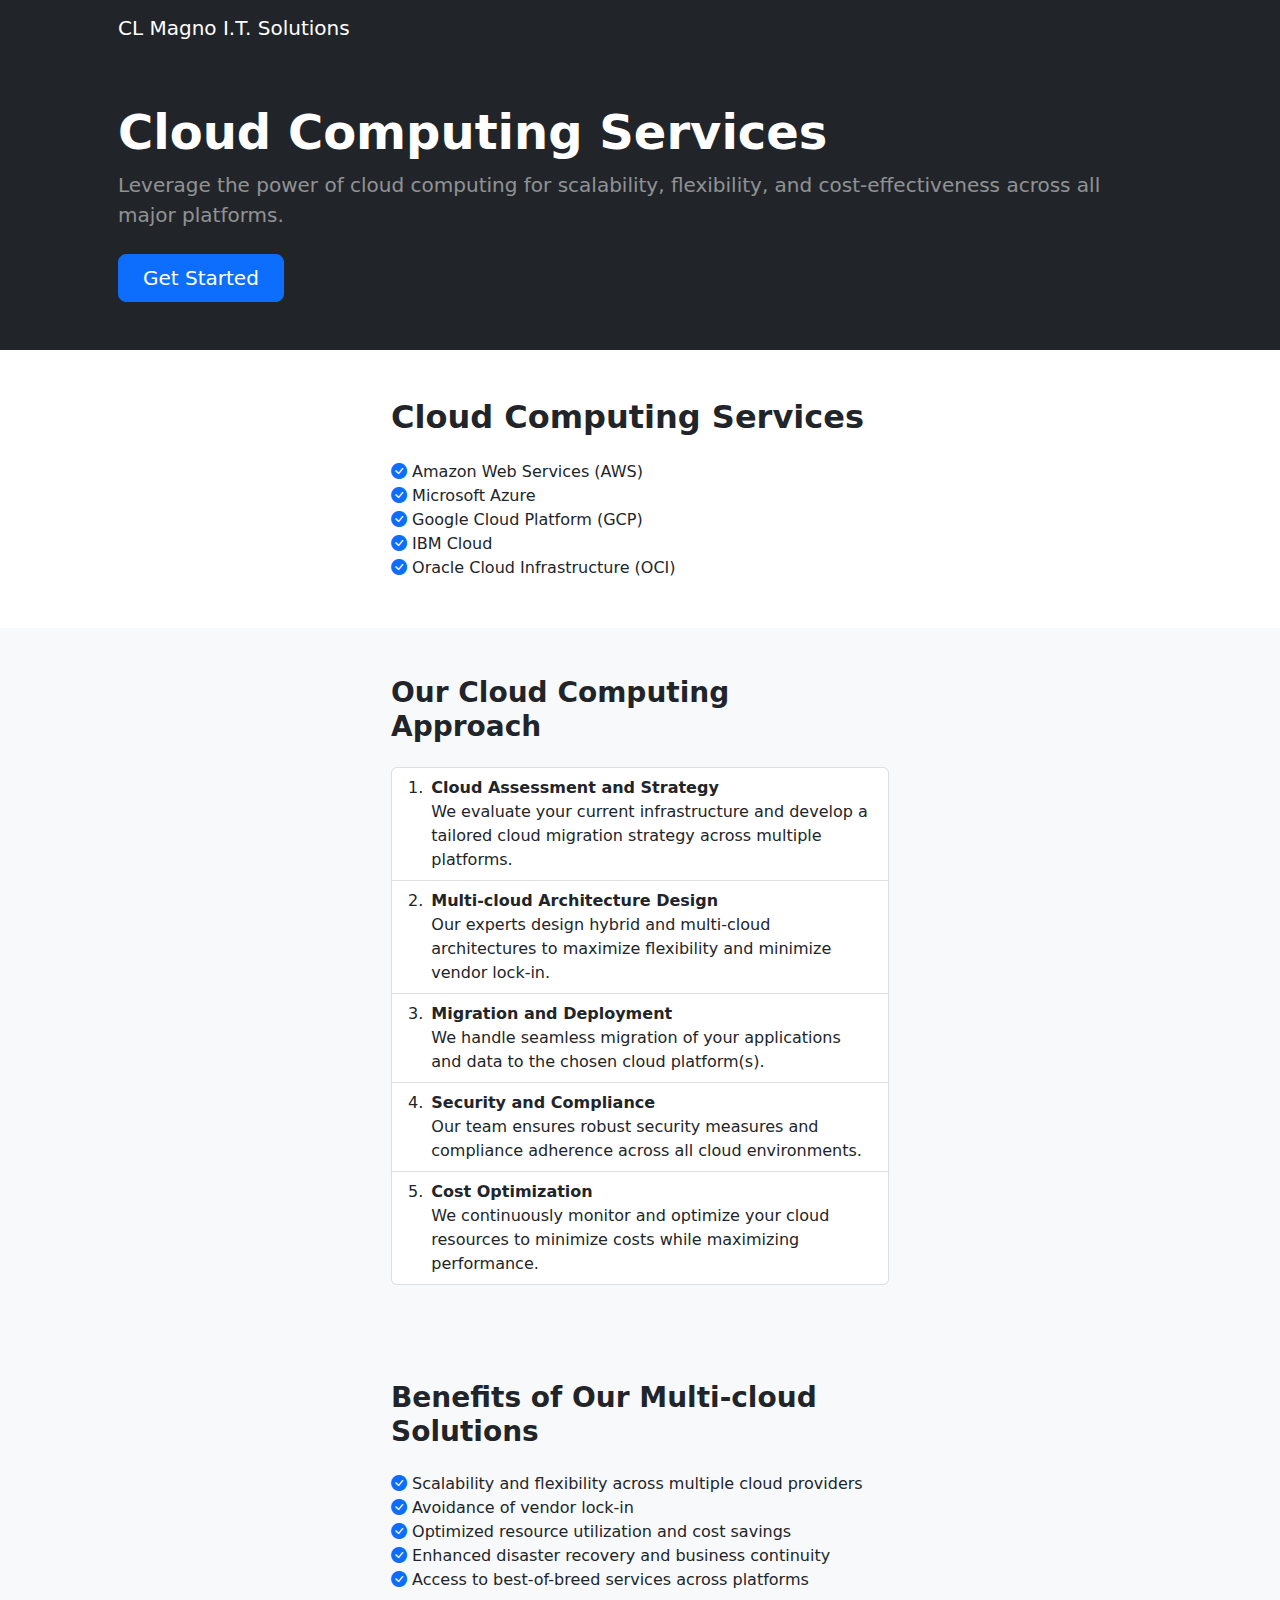
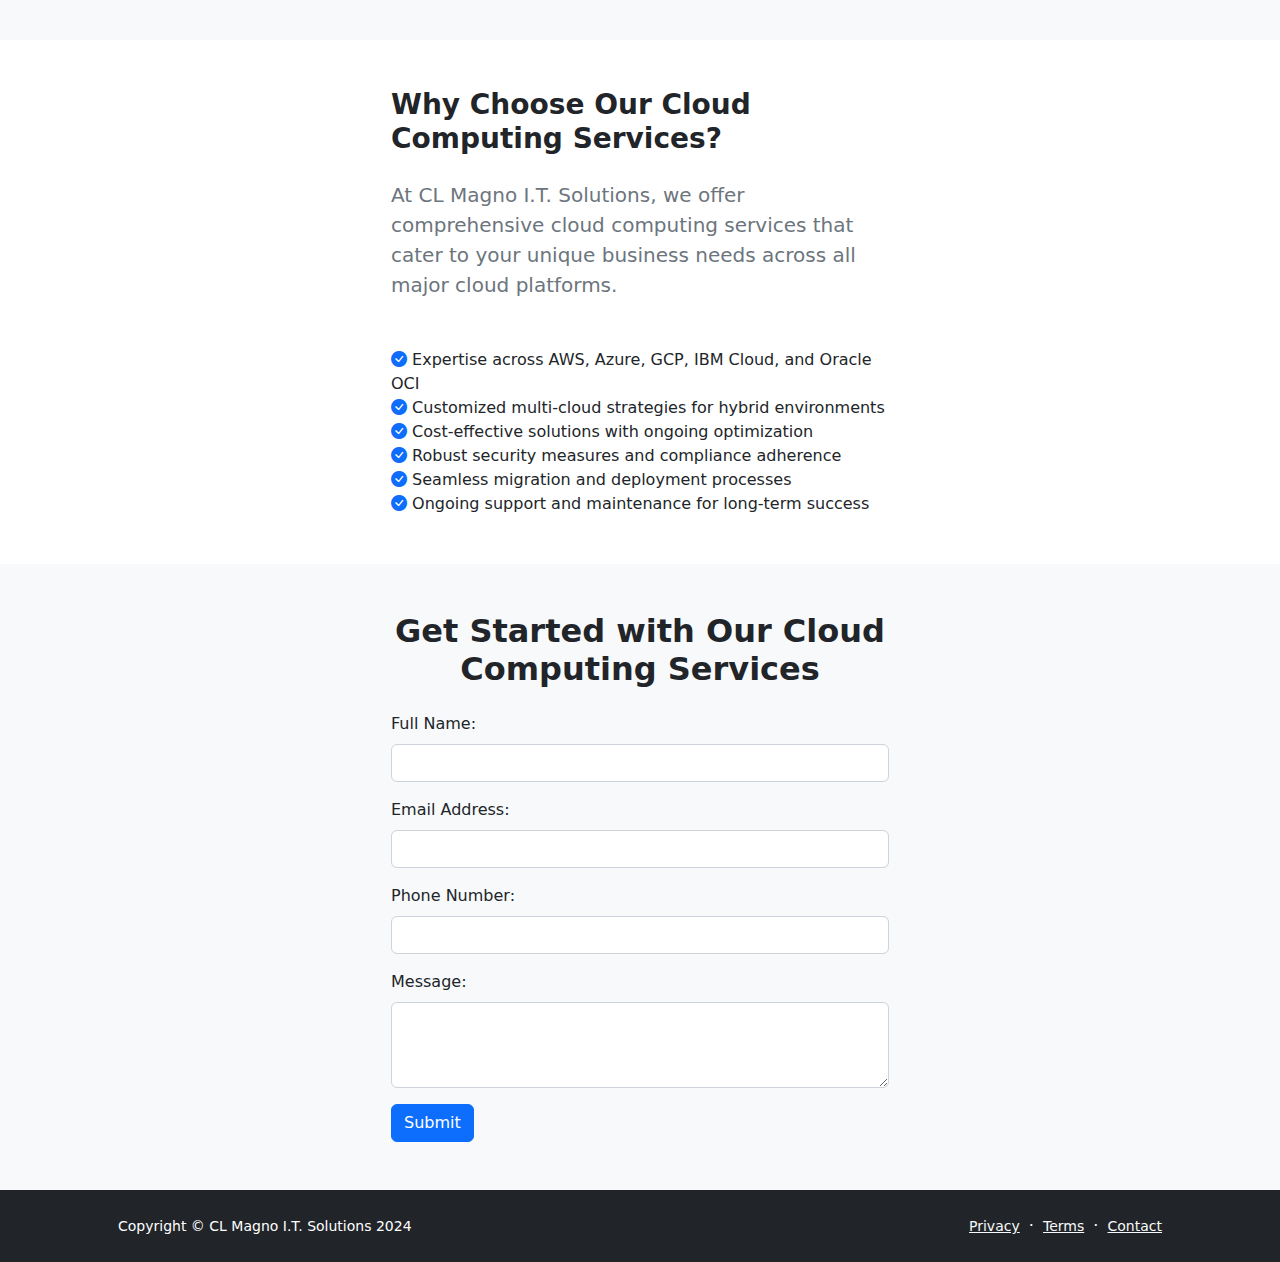
<file: cloud-computing-services.html>
<!DOCTYPE html>
<html lang="en">
    <head>
        <meta charset="utf-8" />
        <meta name="viewport" content="width=device-width, initial-scale=1, shrink-to-fit=no" />
        <meta name="description" content="" />
        <meta name="author" content="" />
    <title>Cloud Computing Services | CL Magno I.T. Solutions</title>
   <!-- Favicon-->
   <link rel="icon" type="image/x-icon" href="assets/favicon.ico" />
   <!-- Bootstrap icons-->
   <link href="https://cdn.jsdelivr.net/npm/bootstrap-icons@1.5.0/font/bootstrap-icons.css" rel="stylesheet" />
   <!-- Core theme CSS (includes Bootstrap)-->
   <link href="css/styles.css" rel="stylesheet" />
   <script async src="https://pagead2.googlesyndication.com/pagead/js/adsbygoogle.js?client=ca-pub-7050275682276297"
     crossorigin="anonymous"></script>
     <meta name="google-adsense-account" content="ca-pub-7050275682276297">
</head>
<body class="d-flex flex-column h-100">
    <main class="flex-shrink-0">
        <!-- Navigation-->
        <nav class="navbar navbar-expand-lg navbar-dark bg-dark">
            <div class="container px-5">
                <a class="navbar-brand" href="index.html">CL Magno I.T. Solutions</a>
                <button class="navbar-toggler" type="button" data-bs-toggle="collapse" data-bs-target="#navbarSupportedContent" aria-controls="navbarSupportedContent" aria-expanded="false" aria-label="Toggle navigation"><span class="navbar-toggler-icon"></span></button>
                <div class="collapse navbar-collapse" id="navbarSupportedContent">
                    <!-- <ul class="navbar-nav ms-auto mb-2 mb-lg-0">
                        <li class="nav-item"><a class="nav-link" href="index.html">Home</a></li>
                        <li class="nav-item"><a class="nav-link" href="about.html">About</a></li>
                        <li class="nav-item"><a class="nav-link" href="contact.html">Contact</a></li>
                        <li class="nav-item"><a class="nav-link" href="pricing.html">Pricing</a></li>
                        <li class="nav-item"><a class="nav-link" href="faq.html">FAQ</a></li>
                        <li class="nav-item dropdown">
                            <a class="nav-link dropdown-toggle" id="navbarDropdownBlog" href="#" role="button" data-bs-toggle="dropdown" aria-expanded="false">Blog</a>
                            <ul class="dropdown-menu dropdown-menu-end" aria-labelledby="navbarDropdownBlog">
                                <li><a class="dropdown-item" href="blog-home.html">Blog Home</a></li>
                                <li><a class="dropdown-item" href="blog-post.html">Blog Post</a></li>
                            </ul>
                        </li>
                        <li class="nav-item dropdown">
                            <a class="nav-link dropdown-toggle" id="navbarDropdownPortfolio" href="#" role="button" data-bs-toggle="dropdown" aria-expanded="false">Portfolio</a>
                            <ul class="dropdown-menu dropdown-menu-end" aria-labelledby="navbarDropdownPortfolio">
                                <li><a class="dropdown-item" href="portfolio-overview.html">Portfolio Overview</a></li>
                                <li><a class="dropdown-item" href="portfolio-item.html">Portfolio Item</a></li>
                            </ul>
                        </li>
                    </ul> -->
                </div>
            </div>
        </nav>

        <!-- Header Section -->
        <header class="bg-dark py-5">
            <div class="container px-5">
                <h1 class="display-5 fw-bolder text-white mb-2">Cloud Computing Services</h1>
                <p class="lead fw-normal text-white-50 mb-4">Leverage the power of cloud computing for scalability, flexibility, and cost-effectiveness across all major platforms.</p>
                <a href="#contactForm" class="btn btn-primary btn-lg px-4 me-sm-3">Get Started</a>
            </div>
        </header>
<section class="py-5">
    <div class="container px-5">
        <div class="row gx-5 justify-content-center">
            <div class="col-lg-8 col-xl-6">
                <h2 class="fw-bolder mb-4">Cloud Computing Services</h2>

                <ul class="list-unstyled mb-0">
                    <li><i class="bi bi-check-circle-fill text-primary"></i> Amazon Web Services (AWS)</li>
                    <li><i class="bi bi-check-circle-fill text-primary"></i> Microsoft Azure</li>
                    <li><i class="bi bi-check-circle-fill text-primary"></i> Google Cloud Platform (GCP)</li>
                    <li><i class="bi bi-check-circle-fill text-primary"></i> IBM Cloud</li>
                    <li><i class="bi bi-check-circle-fill text-primary"></i> Oracle Cloud Infrastructure (OCI)</li>
                </ul>
            </div>
        </div>
    </div>
</section>

<section class="py-5 bg-light">
    <div class="container px-5">
        <div class="row gx-5 justify-content-center">
            <div class="col-lg-8 col-xl-6">
                <h3 class="fw-bolder mb-4">Our Cloud Computing Approach</h3>
                <ol class="list-group list-group-numbered">
                    <li class="list-group-item d-flex justify-content-between align-items-start">
                        <div class="ms-2 me-auto">
                            <div class="fw-bold">Cloud Assessment and Strategy</div>
                            We evaluate your current infrastructure and develop a tailored cloud migration strategy across multiple platforms.
                        </div>
                    </li>
                    <li class="list-group-item d-flex justify-content-between align-items-start">
                        <div class="ms-2 me-auto">
                            <div class="fw-bold">Multi-cloud Architecture Design</div>
                            Our experts design hybrid and multi-cloud architectures to maximize flexibility and minimize vendor lock-in.
                        </div>
                    </li>
                    <li class="list-group-item d-flex justify-content-between align-items-start">
                        <div class="ms-2 me-auto">
                            <div class="fw-bold">Migration and Deployment</div>
                            We handle seamless migration of your applications and data to the chosen cloud platform(s).
                        </div>
                    </li>
                    <li class="list-group-item d-flex justify-content-between align-items-start">
                        <div class="ms-2 me-auto">
                            <div class="fw-bold">Security and Compliance</div>
                            Our team ensures robust security measures and compliance adherence across all cloud environments.
                        </div>
                    </li>
                    <li class="list-group-item d-flex justify-content-between align-items-start">
                        <div class="ms-2 me-auto">
                            <div class="fw-bold">Cost Optimization</div>
                            We continuously monitor and optimize your cloud resources to minimize costs while maximizing performance.
                        </div>
                    </li>
                </ol>
            </div>
        </div>
    </div>
</section>

<section class="py-5 bg-light">
    <div class="container px-5">
        <div class="row gx-5 justify-content-center">
            <div class="col-lg-8 col-xl-6">
                <h3 class="fw-bolder mb-4">Benefits of Our Multi-cloud Solutions</h3>
                <ul class="list-unstyled mb-0">
                    <li><i class="bi bi-check-circle-fill text-primary"></i> Scalability and flexibility across multiple cloud providers</li>
                    <li><i class="bi bi-check-circle-fill text-primary"></i> Avoidance of vendor lock-in</li>
                    <li><i class="bi bi-check-circle-fill text-primary"></i> Optimized resource utilization and cost savings</li>
                    <li><i class="bi bi-check-circle-fill text-primary"></i> Enhanced disaster recovery and business continuity</li>
                    <li><i class="bi bi-check-circle-fill text-primary"></i> Access to best-of-breed services across platforms</li>
                </ul>
            </div>
        </div>
    </div>
</section>

<section class="py-5">
    <div class="container px-5">
        <div class="row gx-5 justify-content-center">
            <div class="col-lg-8 col-xl-6">
                <h3 class="fw-bolder mb-4">Why Choose Our Cloud Computing Services?</h3>
                <p class="lead fw-normal text-muted mb-5">At CL Magno I.T. Solutions, we offer comprehensive cloud computing services that cater to your unique business needs across all major cloud platforms.</p>
                <ul class="list-unstyled mb-0">
                    <li><i class="bi bi-check-circle-fill text-primary"></i> Expertise across AWS, Azure, GCP, IBM Cloud, and Oracle OCI</li>
                    <li><i class="bi bi-check-circle-fill text-primary"></i> Customized multi-cloud strategies for hybrid environments</li>
                    <li><i class="bi bi-check-circle-fill text-primary"></i> Cost-effective solutions with ongoing optimization</li>
                    <li><i class="bi bi-check-circle-fill text-primary"></i> Robust security measures and compliance adherence</li>
                    <li><i class="bi bi-check-circle-fill text-primary"></i> Seamless migration and deployment processes</li>
                    <li><i class="bi bi-check-circle-fill text-primary"></i> Ongoing support and maintenance for long-term success</li>
                </ul>
            </div>
        </div>
    </div>
</section>
        <!-- Get Started Section -->
        <section class="py-5 bg-light" id="contactForm">
            <div class="container px-5">
                <div class="row gx-5 justify-content-center">
                    <div class="col-lg-8 col-xl-6">
                        <h2 class="fw-bolder mb-4 text-center">Get Started with Our Cloud Computing Services</h2>
                        <form>
                            <div class="mb-3">
                                <label for="fullName" class="form-label">Full Name:</label>
                                <input type="text" class="form-control" id="fullName" required>
                            </div>
                            <div class="mb-3">
                                <label for="email" class="form-label">Email Address:</label>
                                <input type="email" class="form-control" id="email" required>
                            </div>
                        
                        
                        <div class="mb-3">
                            <label for="phone" class="form-label">Phone Number:</label>
                            <input type="tel" class="form-control" id="phone" required>
                        </div>
                        <div class="mb-3">
                            <label for="message" class="form-label">Message:</label>
                            <textarea class="form-control" id="message" rows="3"></textarea>
                        </div>
                        <button type="submit" class="btn btn-primary">Submit</button>
                    </div>
                    </form>
                </div>
            </div>
        </div>
    </section>
</main> 
    <!-- Footer Section -->
    <footer class="bg-dark py-4 mt-auto">
        <div class="container px-5">
            <div class="row align-items-center justify-content-between flex-column flex-sm-row">
                <div class="col-auto"><div class="small m-0 text-white">Copyright &copy; CL Magno I.T. Solutions 2024</div></div>
                <div class="col-auto">
                    <a class="link-light small" href="#!">Privacy</a>
                    <span class="text-white mx-1">&middot;</span>
                    <a class="link-light small" href="#!">Terms</a>
                    <span class="text-white mx-1">&middot;</span>
                    <a class="link-light small" href="#!">Contact</a>
                </div>
            </div>
        </div>
    </footer>

    <!-- Bootstrap Bundle with Popper -->
    <script src="https://cdn.jsdelivr.net/npm/bootstrap@5.2.3/dist/js/bootstrap.bundle.min.js"></script>
    <!-- Core theme JS-->
    <script src="js/scripts.js"></script>
    <script>
        document.addEventListener('DOMContentLoaded', function() {
            // Add smooth scrolling to all links
            document.querySelectorAll('a[href^="#"]').forEach(anchor => {
                anchor.addEventListener('click', function (e) {
                    e.preventDefault();

                    document.querySelector(this.getAttribute('href')).scrollIntoView({
                        behavior: 'smooth'
                    });
                });
            });

            // Handle Get Started button click
            var getStartedButton = document.querySelector('a[href="#contactForm"]');
            if (getStartedButton) {
                getStartedButton.addEventListener('click', function(event) {
                    event.preventDefault();
                    var contactForm = document.getElementById('contactForm');
                    window.scrollTo({
                        top: contactForm.offsetTop,
                        behavior: 'smooth'
                    });
                });
            }
        });
    </script>
</body>
</html>
</file>
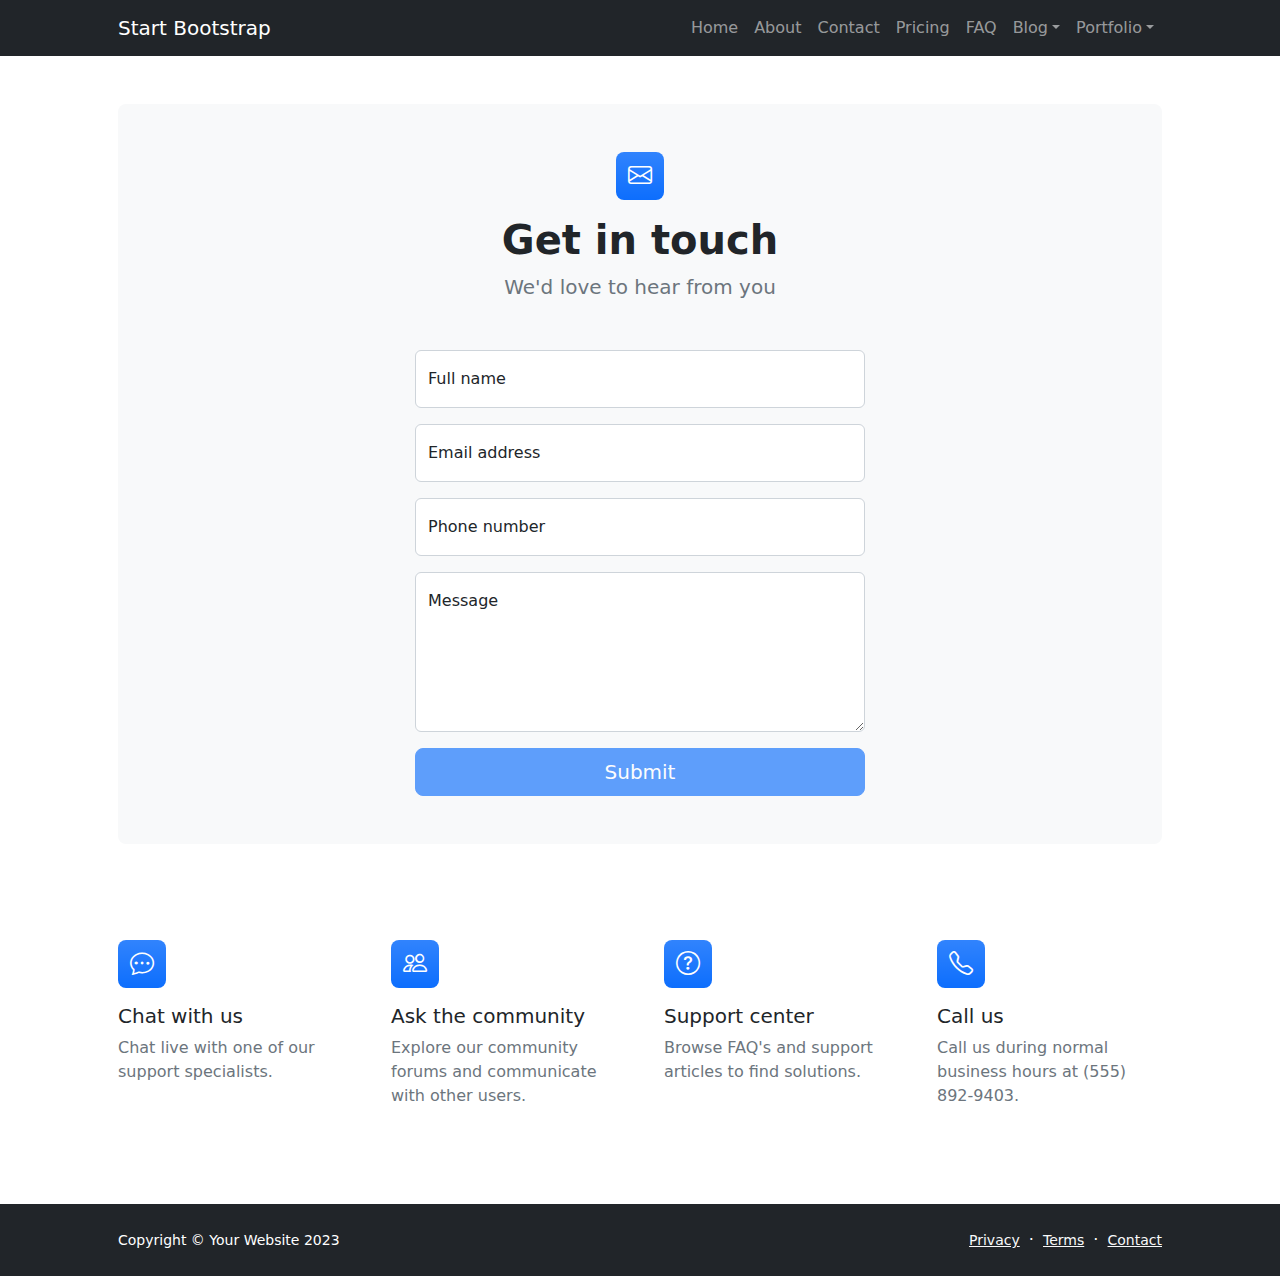
<file: contact.html>
<!DOCTYPE html>
<html lang="en">
    <head>
        <meta charset="utf-8" />
        <meta name="viewport" content="width=device-width, initial-scale=1, shrink-to-fit=no" />
        <meta name="description" content />
        <meta name="author" content />
        <title>Modern Business - Start Bootstrap Template</title>
        <!-- Favicon-->
        <link rel="icon" type="image/x-icon" href="assets/favicon.ico" />
        <!-- Bootstrap icons-->
        <link href="https://cdn.jsdelivr.net/npm/bootstrap-icons@1.5.0/font/bootstrap-icons.css" rel="stylesheet" />
        <!-- Core theme CSS (includes Bootstrap)-->
        <link href="css/styles.css" rel="stylesheet" />
    </head>
    <body class="d-flex flex-column">
        <main class="flex-shrink-0">
            <!-- Navigation-->
            <nav class="navbar navbar-expand-lg navbar-dark bg-dark">
                <div class="container px-5">
                    <a class="navbar-brand" href="index.html">Start Bootstrap</a>
                    <button class="navbar-toggler" type="button" data-bs-toggle="collapse" data-bs-target="#navbarSupportedContent" aria-controls="navbarSupportedContent" aria-expanded="false" aria-label="Toggle navigation"><span class="navbar-toggler-icon"></span></button>
                    <div class="collapse navbar-collapse" id="navbarSupportedContent">
                        <ul class="navbar-nav ms-auto mb-2 mb-lg-0">
                            <li class="nav-item"><a class="nav-link" href="index.html">Home</a></li>
                            <li class="nav-item"><a class="nav-link" href="about.html">About</a></li>
                            <li class="nav-item"><a class="nav-link" href="contact.html">Contact</a></li>
                            <li class="nav-item"><a class="nav-link" href="pricing.html">Pricing</a></li>
                            <li class="nav-item"><a class="nav-link" href="faq.html">FAQ</a></li>
                            <li class="nav-item dropdown">
                                <a class="nav-link dropdown-toggle" id="navbarDropdownBlog" href="#" role="button" data-bs-toggle="dropdown" aria-expanded="false">Blog</a>
                                <ul class="dropdown-menu dropdown-menu-end" aria-labelledby="navbarDropdownBlog">
                                    <li><a class="dropdown-item" href="blog-home.html">Blog Home</a></li>
                                    <li><a class="dropdown-item" href="blog-post.html">Blog Post</a></li>
                                </ul>
                            </li>
                            <li class="nav-item dropdown">
                                <a class="nav-link dropdown-toggle" id="navbarDropdownPortfolio" href="#" role="button" data-bs-toggle="dropdown" aria-expanded="false">Portfolio</a>
                                <ul class="dropdown-menu dropdown-menu-end" aria-labelledby="navbarDropdownPortfolio">
                                    <li><a class="dropdown-item" href="portfolio-overview.html">Portfolio Overview</a></li>
                                    <li><a class="dropdown-item" href="portfolio-item.html">Portfolio Item</a></li>
                                </ul>
                            </li>
                        </ul>
                    </div>
                </div>
            </nav>
            <!-- Page content-->
            <section class="py-5">
                <div class="container px-5">
                    <!-- Contact form-->
                    <div class="bg-light rounded-3 py-5 px-4 px-md-5 mb-5">
                        <div class="text-center mb-5">
                            <div class="feature bg-primary bg-gradient text-white rounded-3 mb-3"><i class="bi bi-envelope"></i></div>
                            <h1 class="fw-bolder">Get in touch</h1>
                            <p class="lead fw-normal text-muted mb-0">We'd love to hear from you</p>
                        </div>
                        <div class="row gx-5 justify-content-center">
                            <div class="col-lg-8 col-xl-6">
                                <!-- * * * * * * * * * * * * * * *-->
                                <!-- * * SB Forms Contact Form * *-->
                                <!-- * * * * * * * * * * * * * * *-->
                                <!-- This form is pre-integrated with SB Forms.-->
                                <!-- To make this form functional, sign up at-->
                                <!-- https://startbootstrap.com/solution/contact-forms-->
                                <!-- to get an API token!-->
                                <form id="contactForm" data-sb-form-api-token="API_TOKEN">
                                    <!-- Name input-->
                                    <div class="form-floating mb-3">
                                        <input class="form-control" id="name" type="text" placeholder="Enter your name..." data-sb-validations="required" />
                                        <label for="name">Full name</label>
                                        <div class="invalid-feedback" data-sb-feedback="name:required">A name is required.</div>
                                    </div>
                                    <!-- Email address input-->
                                    <div class="form-floating mb-3">
                                        <input class="form-control" id="email" type="email" placeholder="name@example.com" data-sb-validations="required,email" />
                                        <label for="email">Email address</label>
                                        <div class="invalid-feedback" data-sb-feedback="email:required">An email is required.</div>
                                        <div class="invalid-feedback" data-sb-feedback="email:email">Email is not valid.</div>
                                    </div>
                                    <!-- Phone number input-->
                                    <div class="form-floating mb-3">
                                        <input class="form-control" id="phone" type="tel" placeholder="(123) 456-7890" data-sb-validations="required" />
                                        <label for="phone">Phone number</label>
                                        <div class="invalid-feedback" data-sb-feedback="phone:required">A phone number is required.</div>
                                    </div>
                                    <!-- Message input-->
                                    <div class="form-floating mb-3">
                                        <textarea class="form-control" id="message" type="text" placeholder="Enter your message here..." style="height: 10rem" data-sb-validations="required"></textarea>
                                        <label for="message">Message</label>
                                        <div class="invalid-feedback" data-sb-feedback="message:required">A message is required.</div>
                                    </div>
                                    <!-- Submit success message-->
                                    <!---->
                                    <!-- This is what your users will see when the form-->
                                    <!-- has successfully submitted-->
                                    <div class="d-none" id="submitSuccessMessage">
                                        <div class="text-center mb-3">
                                            <div class="fw-bolder">Form submission successful!</div>
                                            To activate this form, sign up at
                                            <br />
                                            <a href="https://startbootstrap.com/solution/contact-forms">https://startbootstrap.com/solution/contact-forms</a>
                                        </div>
                                    </div>
                                    <!-- Submit error message-->
                                    <!---->
                                    <!-- This is what your users will see when there is-->
                                    <!-- an error submitting the form-->
                                    <div class="d-none" id="submitErrorMessage"><div class="text-center text-danger mb-3">Error sending message!</div></div>
                                    <!-- Submit Button-->
                                    <div class="d-grid"><button class="btn btn-primary btn-lg disabled" id="submitButton" type="submit">Submit</button></div>
                                </form>
                            </div>
                        </div>
                    </div>
                    <!-- Contact cards-->
                    <div class="row gx-5 row-cols-2 row-cols-lg-4 py-5">
                        <div class="col">
                            <div class="feature bg-primary bg-gradient text-white rounded-3 mb-3"><i class="bi bi-chat-dots"></i></div>
                            <div class="h5 mb-2">Chat with us</div>
                            <p class="text-muted mb-0">Chat live with one of our support specialists.</p>
                        </div>
                        <div class="col">
                            <div class="feature bg-primary bg-gradient text-white rounded-3 mb-3"><i class="bi bi-people"></i></div>
                            <div class="h5">Ask the community</div>
                            <p class="text-muted mb-0">Explore our community forums and communicate with other users.</p>
                        </div>
                        <div class="col">
                            <div class="feature bg-primary bg-gradient text-white rounded-3 mb-3"><i class="bi bi-question-circle"></i></div>
                            <div class="h5">Support center</div>
                            <p class="text-muted mb-0">Browse FAQ's and support articles to find solutions.</p>
                        </div>
                        <div class="col">
                            <div class="feature bg-primary bg-gradient text-white rounded-3 mb-3"><i class="bi bi-telephone"></i></div>
                            <div class="h5">Call us</div>
                            <p class="text-muted mb-0">Call us during normal business hours at (555) 892-9403.</p>
                        </div>
                    </div>
                </div>
            </section>
        </main>
        <!-- Footer-->
        <footer class="bg-dark py-4 mt-auto">
            <div class="container px-5">
                <div class="row align-items-center justify-content-between flex-column flex-sm-row">
                    <div class="col-auto"><div class="small m-0 text-white">Copyright &copy; Your Website 2023</div></div>
                    <div class="col-auto">
                        <a class="link-light small" href="#!">Privacy</a>
                        <span class="text-white mx-1">&middot;</span>
                        <a class="link-light small" href="#!">Terms</a>
                        <span class="text-white mx-1">&middot;</span>
                        <a class="link-light small" href="#!">Contact</a>
                    </div>
                </div>
            </div>
        </footer>
        <!-- Bootstrap core JS-->
        <script src="https://cdn.jsdelivr.net/npm/bootstrap@5.2.3/dist/js/bootstrap.bundle.min.js"></script>
        <!-- Core theme JS-->
        <script src="js/scripts.js"></script>
        <!-- * * * * * * * * * * * * * * * * * * * * * * * * * * * * * * * * * * * * * * * *-->
        <!-- * *                               SB Forms JS                               * *-->
        <!-- * * Activate your form at https://startbootstrap.com/solution/contact-forms * *-->
        <!-- * * * * * * * * * * * * * * * * * * * * * * * * * * * * * * * * * * * * * * * *-->
        <script src="https://cdn.startbootstrap.com/sb-forms-latest.js"></script>
    </body>
</html>
</file>
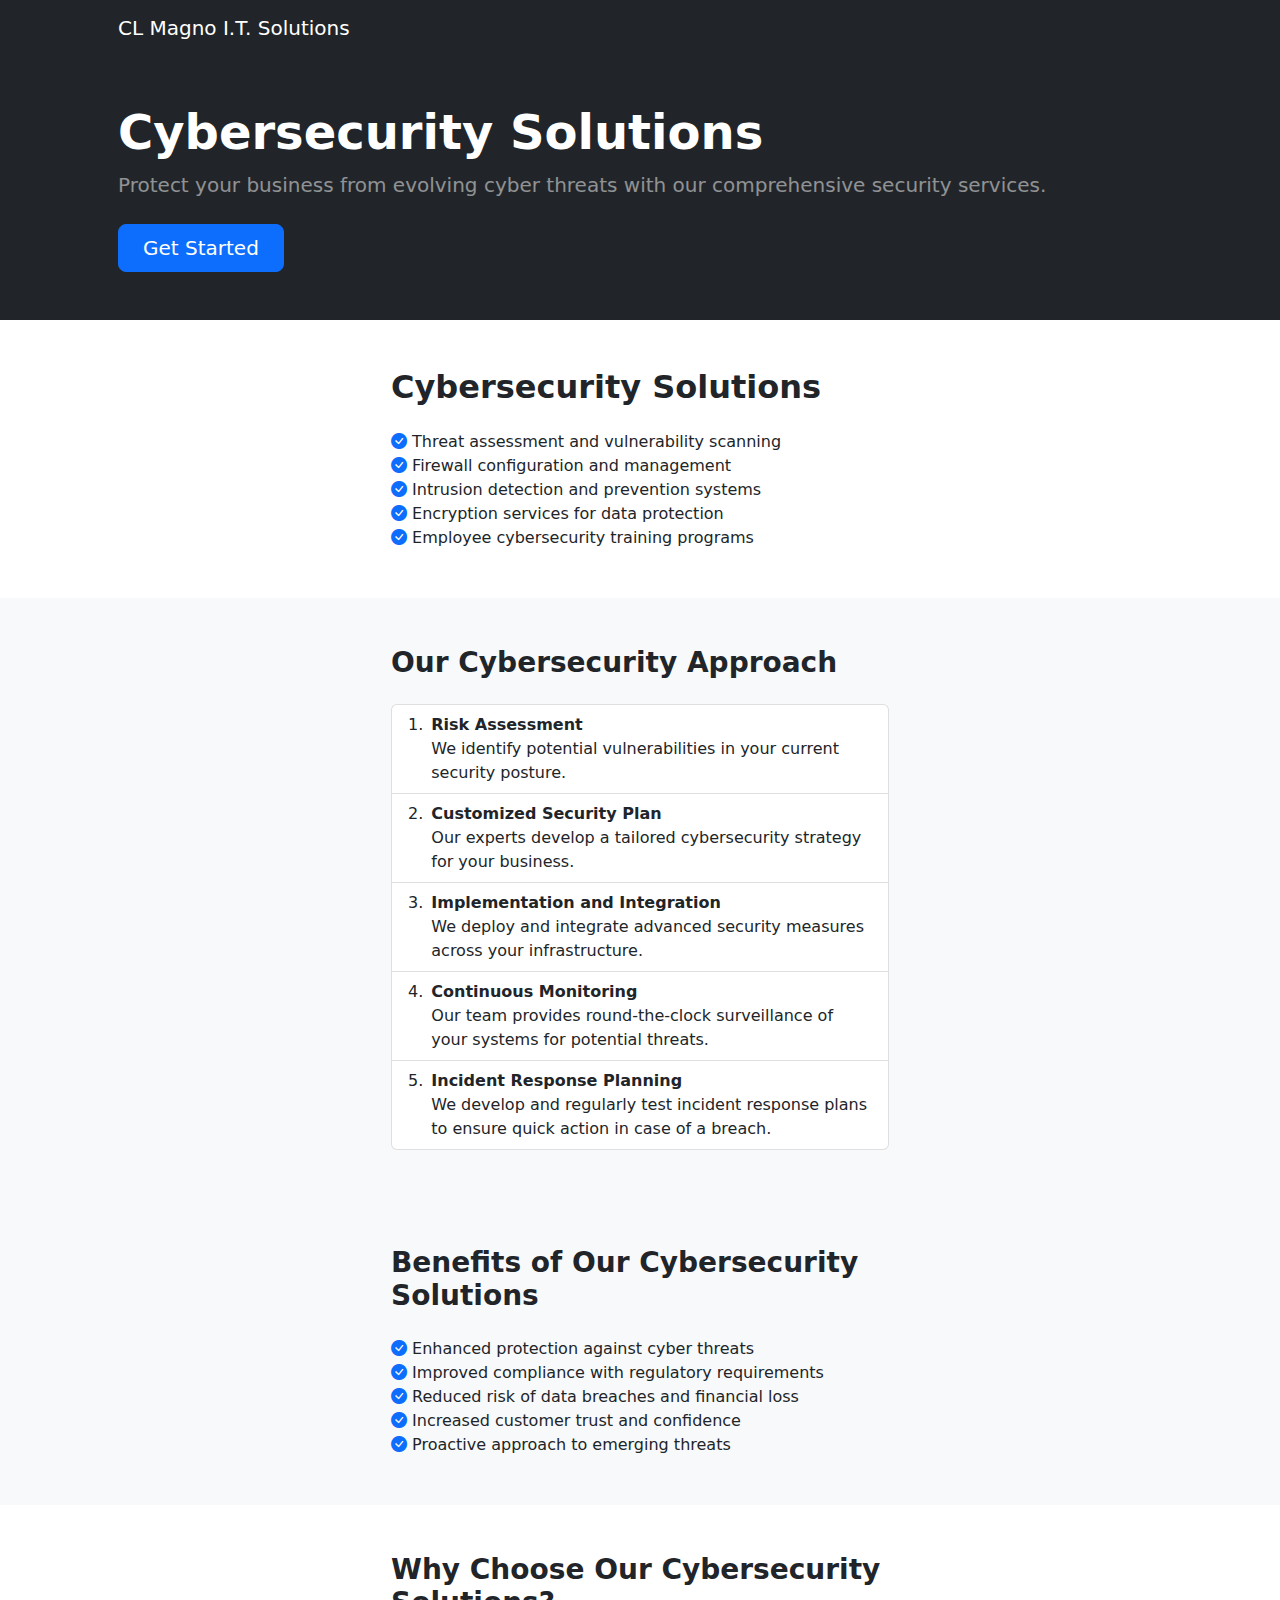
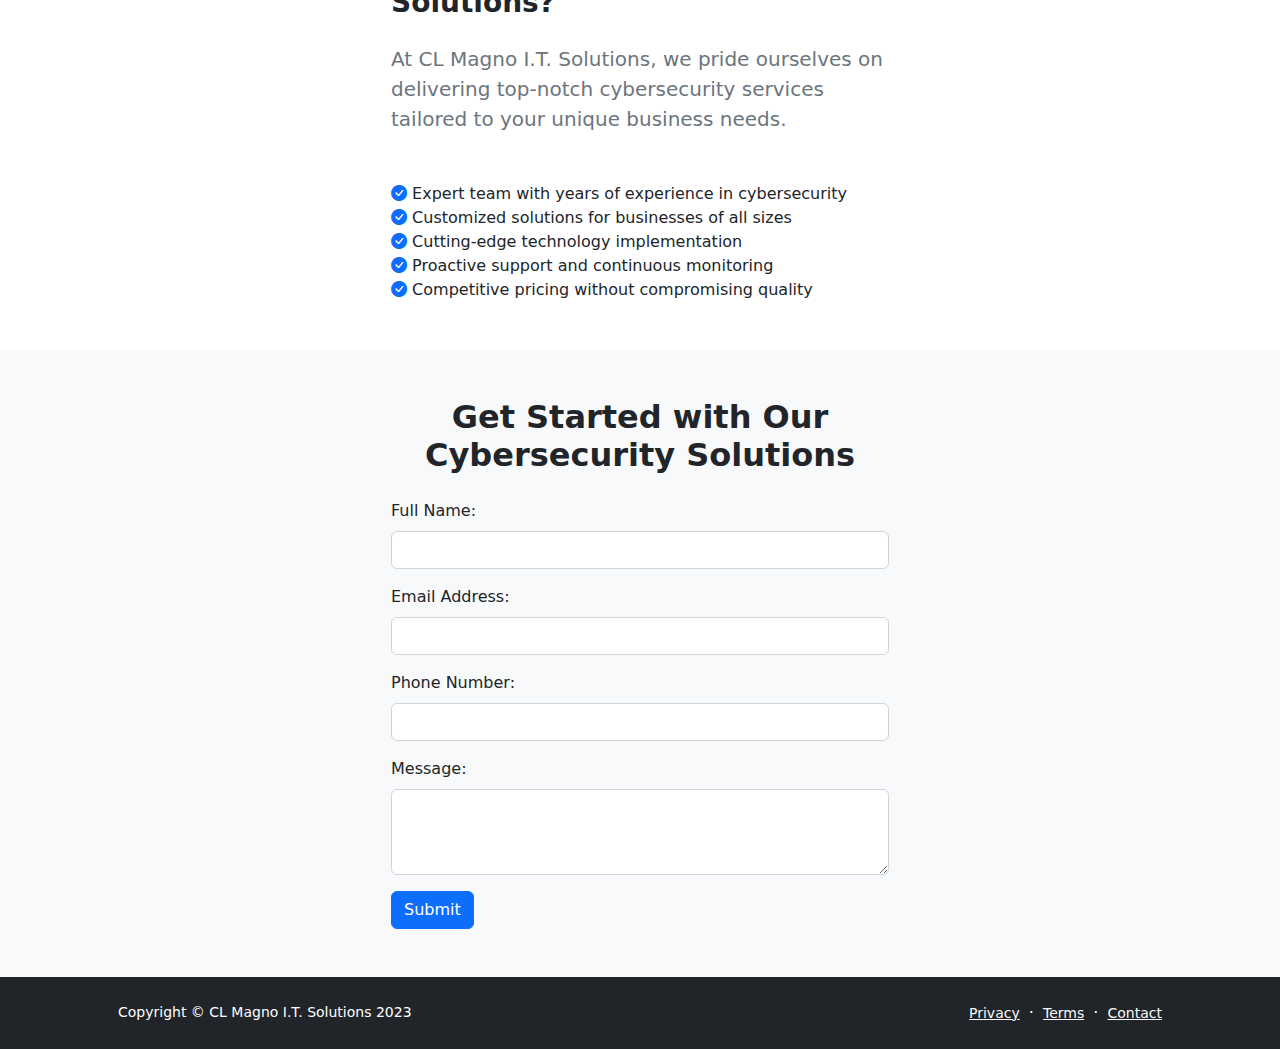
<file: cybersecurity-solutions.html>
<!DOCTYPE html>
<html lang="en">
    <head>
        <meta charset="utf-8" />
        <meta name="viewport" content="width=device-width, initial-scale=1, shrink-to-fit=no" />
        <meta name="description" content="" />
        <meta name="author" content="" />
    <title>Cybersecurity Solutions | CL Magno I.T. Solutions</title>
   <!-- Favicon-->
   <link rel="icon" type="image/x-icon" href="assets/favicon.ico" />
   <!-- Bootstrap icons-->
   <link href="https://cdn.jsdelivr.net/npm/bootstrap-icons@1.5.0/font/bootstrap-icons.css" rel="stylesheet" />
   <!-- Core theme CSS (includes Bootstrap)-->
   <link href="css/styles.css" rel="stylesheet" />
   <script async src="https://pagead2.googlesyndication.com/pagead/js/adsbygoogle.js?client=ca-pub-7050275682276297"
     crossorigin="anonymous"></script>
     <meta name="google-adsense-account" content="ca-pub-7050275682276297">
</head>
<body class="d-flex flex-column h-100">
    <main class="flex-shrink-0">
        <!-- Navigation-->
        <nav class="navbar navbar-expand-lg navbar-dark bg-dark">
            <div class="container px-5">
                <a class="navbar-brand" href="index.html">CL Magno I.T. Solutions</a>
                <button class="navbar-toggler" type="button" data-bs-toggle="collapse" data-bs-target="#navbarSupportedContent" aria-controls="navbarSupportedContent" aria-expanded="false" aria-label="Toggle navigation"><span class="navbar-toggler-icon"></span></button>
                <!-- <div class="collapse navbar-collapse" id="navbarSupportedContent">
                    <ul class="navbar-nav ms-auto mb-2 mb-lg-0">
                        <li class="nav-item"><a class="nav-link" href="index.html">Home</a></li>
                        <li class="nav-item"><a class="nav-link" href="about.html">About</a></li>
                        <li class="nav-item"><a class="nav-link" href="contact.html">Contact</a></li>
                        <li class="nav-item"><a class="nav-link" href="pricing.html">Pricing</a></li>
                        <li class="nav-item"><a class="nav-link" href="faq.html">FAQ</a></li>
                        <li class="nav-item dropdown">
                            <a class="nav-link dropdown-toggle" id="navbarDropdownBlog" href="#" role="button" data-bs-toggle="dropdown" aria-expanded="false">Blog</a>
                            <ul class="dropdown-menu dropdown-menu-end" aria-labelledby="navbarDropdownBlog">
                                <li><a class="dropdown-item" href="blog-home.html">Blog Home</a></li>
                                <li><a class="dropdown-item" href="blog-post.html">Blog Post</a></li>
                            </ul>
                        </li>
                        <li class="nav-item dropdown">
                            <a class="nav-link dropdown-toggle" id="navbarDropdownPortfolio" href="#" role="button" data-bs-toggle="dropdown" aria-expanded="false">Portfolio</a>
                            <ul class="dropdown-menu dropdown-menu-end" aria-labelledby="navbarDropdownPortfolio">
                                <li><a class="dropdown-item" href="portfolio-overview.html">Portfolio Overview</a></li>
                                <li><a class="dropdown-item" href="portfolio-item.html">Portfolio Item</a></li>
                            </ul>
                        </li>
                    </ul>
                </div> -->
            </div>
        </nav>

        <!-- Header Section -->
        <header class="bg-dark py-5">
            <div class="container px-5">
                <h1 class="display-5 fw-bolder text-white mb-2">Cybersecurity Solutions</h1>
                <p class="lead fw-normal text-white-50 mb-4">Protect your business from evolving cyber threats with our comprehensive security services.</p>
                <a href="#contactForm" class="btn btn-primary btn-lg px-4 me-sm-3">Get Started</a>
            </div>
        </header>
<section class="py-5">
    <div class="container px-5">
        <div class="row gx-5 justify-content-center">
            <div class="col-lg-8 col-xl-6">
                <h2 class="fw-bolder mb-4">Cybersecurity Solutions</h2>
                
                <ul class="list-unstyled mb-0">
                    <li><i class="bi bi-check-circle-fill text-primary"></i> Threat assessment and vulnerability scanning</li>
                    <li><i class="bi bi-check-circle-fill text-primary"></i> Firewall configuration and management</li>
                    <li><i class="bi bi-check-circle-fill text-primary"></i> Intrusion detection and prevention systems</li>
                    <li><i class="bi bi-check-circle-fill text-primary"></i> Encryption services for data protection</li>
                    <li><i class="bi bi-check-circle-fill text-primary"></i> Employee cybersecurity training programs</li>
                </ul>
            </div>
        </div>
    </div>
</section>

<section class="py-5 bg-light">
    <div class="container px-5">
        <div class="row gx-5 justify-content-center">
            <div class="col-lg-8 col-xl-6">
                <h3 class="fw-bolder mb-4">Our Cybersecurity Approach</h3>
                <ol class="list-group list-group-numbered">
                    <li class="list-group-item d-flex justify-content-between align-items-start">
                        <div class="ms-2 me-auto">
                            <div class="fw-bold">Risk Assessment</div>
                            We identify potential vulnerabilities in your current security posture.
                        </div>
                    </li>
                    <li class="list-group-item d-flex justify-content-between align-items-start">
                        <div class="ms-2 me-auto">
                            <div class="fw-bold">Customized Security Plan</div>
                            Our experts develop a tailored cybersecurity strategy for your business.
                        </div>
                    </li>
                    <li class="list-group-item d-flex justify-content-between align-items-start">
                        <div class="ms-2 me-auto">
                            <div class="fw-bold">Implementation and Integration</div>
                            We deploy and integrate advanced security measures across your infrastructure.
                        </div>
                    </li>
                    <li class="list-group-item d-flex justify-content-between align-items-start">
                        <div class="ms-2 me-auto">
                            <div class="fw-bold">Continuous Monitoring</div>
                            Our team provides round-the-clock surveillance of your systems for potential threats.
                        </div>
                    </li>
                    <li class="list-group-item d-flex justify-content-between align-items-start">
                        <div class="ms-2 me-auto">
                            <div class="fw-bold">Incident Response Planning</div>
                            We develop and regularly test incident response plans to ensure quick action in case of a breach.
                        </div>
                    </li>
                </ol>
            </div>
        </div>
    </div>
</section>

<section class="py-5 bg-light">
    <div class="container px-5">
        <div class="row gx-5 justify-content-center">
            <div class="col-lg-8 col-xl-6">
                <h3 class="fw-bolder mb-4">Benefits of Our Cybersecurity Solutions</h3>
                <ul class="list-unstyled mb-0">
                    <li><i class="bi bi-check-circle-fill text-primary"></i> Enhanced protection against cyber threats</li>
                    <li><i class="bi bi-check-circle-fill text-primary"></i> Improved compliance with regulatory requirements</li>
                    <li><i class="bi bi-check-circle-fill text-primary"></i> Reduced risk of data breaches and financial loss</li>
                    <li><i class="bi bi-check-circle-fill text-primary"></i> Increased customer trust and confidence</li>
                    <li><i class="bi bi-check-circle-fill text-primary"></i> Proactive approach to emerging threats</li>
                </ul>
            </div>
        </div>
    </div>
</section>

<section class="py-5">
    <div class="container px-5">
        <div class="row gx-5 justify-content-center">
            <div class="col-lg-8 col-xl-6">
                <h3 class="fw-bolder mb-4">Why Choose Our Cybersecurity Solutions?</h3>
                <p class="lead fw-normal text-muted mb-5">At CL Magno I.T. Solutions, we pride ourselves on delivering top-notch cybersecurity services tailored to your unique business needs.</p>
                <ul class="list-unstyled mb-0">
                    <li><i class="bi bi-check-circle-fill text-primary"></i> Expert team with years of experience in cybersecurity</li>
                    <li><i class="bi bi-check-circle-fill text-primary"></i> Customized solutions for businesses of all sizes</li>
                    <li><i class="bi bi-check-circle-fill text-primary"></i> Cutting-edge technology implementation</li>
                    <li><i class="bi bi-check-circle-fill text-primary"></i> Proactive support and continuous monitoring</li>
                    <li><i class="bi bi-check-circle-fill text-primary"></i> Competitive pricing without compromising quality</li>
                </ul>
            </div>
        </div>
    </div>
</section>

        <!-- Get Started Section -->
        <section class="py-5 bg-light" id="contactForm">
            <div class="container px-5">
                <div class="row gx-5 justify-content-center">
                    <div class="col-lg-8 col-xl-6">
                        <h2 class="fw-bolder mb-4 text-center">Get Started with Our Cybersecurity Solutions</h2>
                        <form>
                            <div class="mb-3">
                                <label for="fullName" class="form-label">Full Name:</label>
                                <input type="text" class="form-control" id="fullName" required>
                            </div>
                            <div class="mb-3">
                                <label for="email" class="form-label">Email Address:</label>
                                <input type="email" class="form-control" id="email" required>
                            </div>
                        
                        
                        <div class="mb-3">
                            <label for="phone" class="form-label">Phone Number:</label>
                            <input type="tel" class="form-control" id="phone" required>
                        </div>
                        <div class="mb-3">
                            <label for="message" class="form-label">Message:</label>
                            <textarea class="form-control" id="message" rows="3"></textarea>
                        </div>
                        <button type="submit" class="btn btn-primary">Submit</button>
                    </div>
                    </form>
                </div>
            </div>
        </div>
    </section>
</main> 
    <!-- Footer Section -->
    <footer class="bg-dark py-4 mt-auto">
        <div class="container px-5">
            <div class="row align-items-center justify-content-between flex-column flex-sm-row">
                <div class="col-auto"><div class="small m-0 text-white">Copyright &copy; CL Magno I.T. Solutions 2023</div></div>
                <div class="col-auto">
                    <a class="link-light small" href="#!">Privacy</a>
                    <span class="text-white mx-1">&middot;</span>
                    <a class="link-light small" href="#!">Terms</a>
                    <span class="text-white mx-1">&middot;</span>
                    <a class="link-light small" href="#!">Contact</a>
                </div>
            </div>
        </div>
    </footer>

    <!-- Bootstrap Bundle with Popper -->
    <script src="https://cdn.jsdelivr.net/npm/bootstrap@5.2.3/dist/js/bootstrap.bundle.min.js"></script>
    <!-- Core theme JS-->
    <script src="js/scripts.js"></script>
    <script>
        document.addEventListener('DOMContentLoaded', function() {
            // Add smooth scrolling to all links
            document.querySelectorAll('a[href^="#"]').forEach(anchor => {
                anchor.addEventListener('click', function (e) {
                    e.preventDefault();

                    document.querySelector(this.getAttribute('href')).scrollIntoView({
                        behavior: 'smooth'
                    });
                });
            });

            // Handle Get Started button click
            var getStartedButton = document.querySelector('a[href="#contactForm"]');
            if (getStartedButton) {
                getStartedButton.addEventListener('click', function(event) {
                    event.preventDefault();
                    var contactForm = document.getElementById('contactForm');
                    window.scrollTo({
                        top: contactForm.offsetTop,
                        behavior: 'smooth'
                    });
                });
            }
        });
    </script>
</body>
</html>
</file>
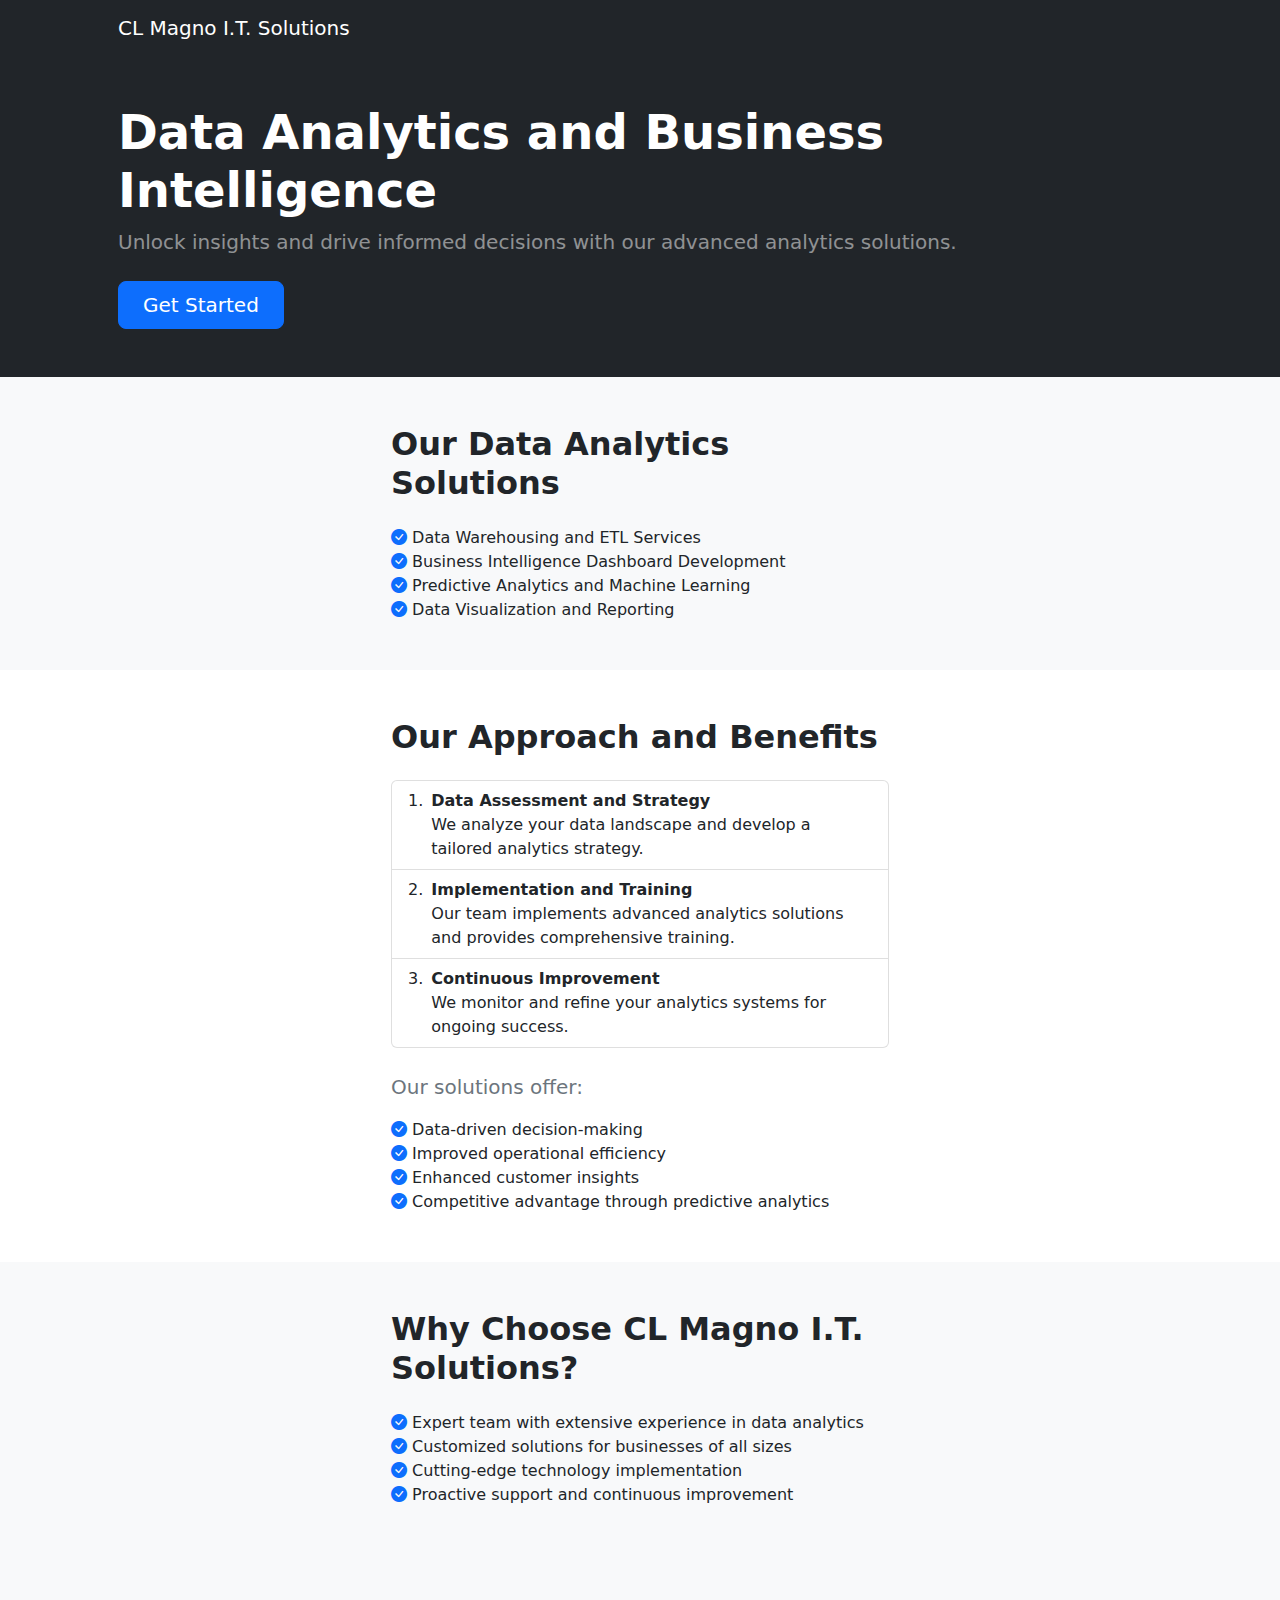
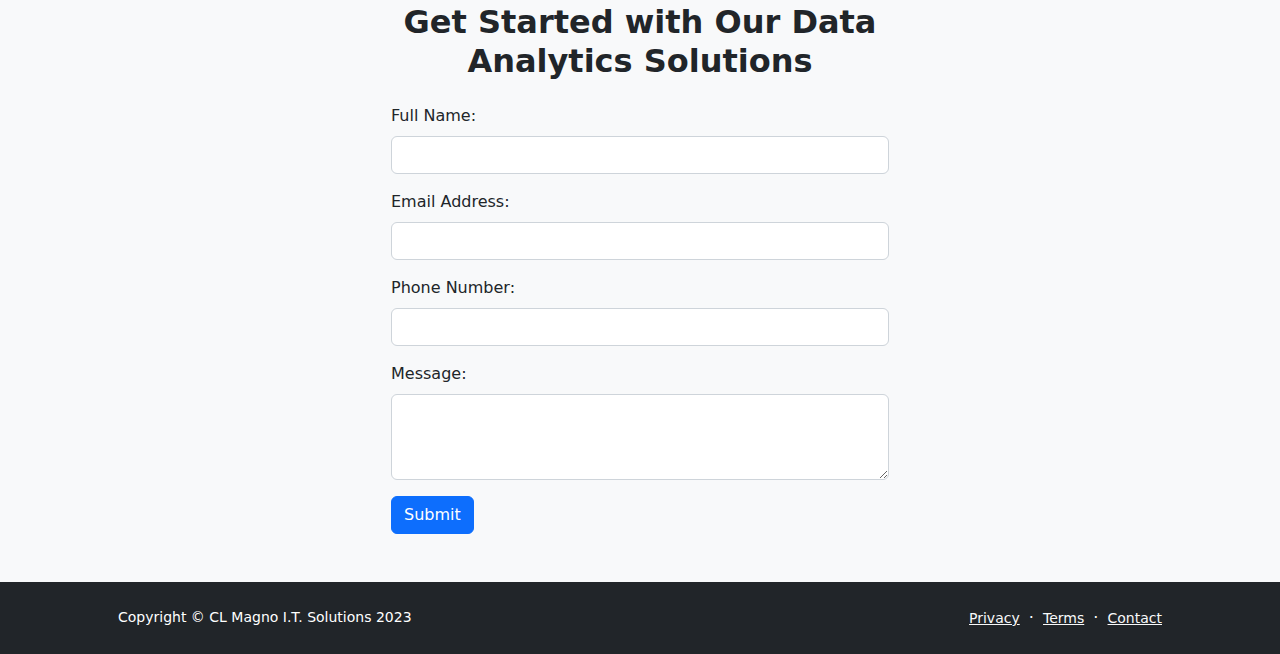
<file: data-analytics-and-business-intelligence.html>
<!DOCTYPE html>
<html lang="en">
    <head>
        <meta charset="utf-8" />
        <meta name="viewport" content="width=device-width, initial-scale=1, shrink-to-fit=no" />
        <meta name="description" content="" />
        <meta name="author" content="" />
    <title>Data Analytics and Business Intelligence | CL Magno I.T. Solutions</title>
   <!-- Favicon-->
   <link rel="icon" type="image/x-icon" href="assets/favicon.ico" />
   <!-- Bootstrap icons-->
   <link href="https://cdn.jsdelivr.net/npm/bootstrap-icons@1.5.0/font/bootstrap-icons.css" rel="stylesheet" />
   <!-- Core theme CSS (includes Bootstrap)-->
   <link href="css/styles.css" rel="stylesheet" />
   <script async src="https://pagead2.googlesyndication.com/pagead/js/adsbygoogle.js?client=ca-pub-7050275682276297"
     crossorigin="anonymous"></script>
     <meta name="google-adsense-account" content="ca-pub-7050275682276297">
</head>
<body class="d-flex flex-column h-100">
    <main class="flex-shrink-0">
        <!-- Navigation-->
        <nav class="navbar navbar-expand-lg navbar-dark bg-dark">
            <div class="container px-5">
                <a class="navbar-brand" href="index.html">CL Magno I.T. Solutions</a>
                <button class="navbar-toggler" type="button" data-bs-toggle="collapse" data-bs-target="#navbarSupportedContent" aria-controls="navbarSupportedContent" aria-expanded="false" aria-label="Toggle navigation"><span class="navbar-toggler-icon"></span></button>
                <div class="collapse navbar-collapse" id="navbarSupportedContent">
                    <!-- <ul class="navbar-nav ms-auto mb-2 mb-lg-0">
                        <li class="nav-item"><a class="nav-link" href="index.html">Home</a></li>
                        <li class="nav-item"><a class="nav-link" href="about.html">About</a></li>
                        <li class="nav-item"><a class="nav-link" href="contact.html">Contact</a></li>
                        <li class="nav-item"><a class="nav-link" href="pricing.html">Pricing</a></li>
                        <li class="nav-item"><a class="nav-link" href="faq.html">FAQ</a></li>
                        <li class="nav-item dropdown">
                            <a class="nav-link dropdown-toggle" id="navbarDropdownBlog" href="#" role="button" data-bs-toggle="dropdown" aria-expanded="false">Blog</a>
                            <ul class="dropdown-menu dropdown-menu-end" aria-labelledby="navbarDropdownBlog">
                                <li><a class="dropdown-item" href="blog-home.html">Blog Home</a></li>
                                <li><a class="dropdown-item" href="blog-post.html">Blog Post</a></li>
                            </ul>
                        </li>
                        <li class="nav-item dropdown">
                            <a class="nav-link dropdown-toggle" id="navbarDropdownPortfolio" href="#" role="button" data-bs-toggle="dropdown" aria-expanded="false">Portfolio</a>
                            <ul class="dropdown-menu dropdown-menu-end" aria-labelledby="navbarDropdownPortfolio">
                                <li><a class="dropdown-item" href="portfolio-overview.html">Portfolio Overview</a></li>
                                <li><a class="dropdown-item" href="portfolio-item.html">Portfolio Item</a></li>
                            </ul>
                        </li>
                    </ul> -->
                </div>
            </div>
        </nav>

        <!-- Header Section -->
        <header class="bg-dark py-5">
            <div class="container px-5">
                <h1 class="display-5 fw-bolder text-white mb-2">Data Analytics and Business Intelligence</h1>
                <p class="lead fw-normal text-white-50 mb-4">Unlock insights and drive informed decisions with our advanced analytics solutions.</p>
                <a href="#contactForm" class="btn btn-primary btn-lg px-4 me-sm-3">Get Started</a>
            </div>
        </header>

        <!-- Services Section -->
        <section class="py-5 bg-light">
            <div class="container px-5">
                <div class="row gx-5 justify-content-center">
                    <div class="col-lg-8 col-xl-6">
                        <h2 class="fw-bolder mb-4">Our Data Analytics Solutions</h2>
                        <ul class="list-unstyled mb-0">
                            <li><i class="bi bi-check-circle-fill text-primary"></i> Data Warehousing and ETL Services</li>
                            <li><i class="bi bi-check-circle-fill text-primary"></i> Business Intelligence Dashboard Development</li>
                            <li><i class="bi bi-check-circle-fill text-primary"></i> Predictive Analytics and Machine Learning</li>
                            <li><i class="bi bi-check-circle-fill text-primary"></i> Data Visualization and Reporting</li>
                        </ul>
                    </div>
                </div>
            </div>
        </section>

        <!-- Process and Benefits Section -->
        <section class="py-5">
            <div class="container px-5">
                <div class="row gx-5 justify-content-center">
                    <div class="col-lg-8 col-xl-6">
                        <h2 class="fw-bolder mb-4">Our Approach and Benefits</h2>
                        <ol class="list-group list-group-numbered">
                            <li class="list-group-item d-flex justify-content-between align-items-start">
                                <div class="ms-2 me-auto">
                                    <div class="fw-bold">Data Assessment and Strategy</div>
                                    We analyze your data landscape and develop a tailored analytics strategy.
                                </div>
                            </li>
                            <li class="list-group-item d-flex justify-content-between align-items-start">
                                <div class="ms-2 me-auto">
                                    <div class="fw-bold">Implementation and Training</div>
                                    Our team implements advanced analytics solutions and provides comprehensive training.
                                </div>
                            </li>
                            <li class="list-group-item d-flex justify-content-between align-items-start">
                                <div class="ms-2 me-auto">
                                    <div class="fw-bold">Continuous Improvement</div>
                                    We monitor and refine your analytics systems for ongoing success.
                                </div>
                            </li>
                        </ol>
                        <p class="lead fw-normal text-muted mt-4">Our solutions offer:</p>
                        <ul class="list-unstyled mb-0">
                            <li><i class="bi bi-check-circle-fill text-primary"></i> Data-driven decision-making</li>
                            <li><i class="bi bi-check-circle-fill text-primary"></i> Improved operational efficiency</li>
                            <li><i class="bi bi-check-circle-fill text-primary"></i> Enhanced customer insights</li>
                            <li><i class="bi bi-check-circle-fill text-primary"></i> Competitive advantage through predictive analytics</li>
                        </ul>
                    </div>
                </div>
            </div>
        </section>

        <!-- Why Choose Us Section -->
        <section class="py-5 bg-light">
            <div class="container px-5">
                <div class="row gx-5 justify-content-center">
                    <div class="col-lg-8 col-xl-6">
                        <h2 class="fw-bolder mb-4">Why Choose CL Magno I.T. Solutions?</h2>
                        <ul class="list-unstyled mb-0">
                            <li><i class="bi bi-check-circle-fill text-primary"></i> Expert team with extensive experience in data analytics</li>
                            <li><i class="bi bi-check-circle-fill text-primary"></i> Customized solutions for businesses of all sizes</li>
                            <li><i class="bi bi-check-circle-fill text-primary"></i> Cutting-edge technology implementation</li>
                            <li><i class="bi bi-check-circle-fill text-primary"></i> Proactive support and continuous improvement</li>
                        </ul>
                    </div>
                </div>
            </div>
        </section>

        <!-- Get Started Section -->
        <section class="py-5 bg-light" id="contactForm">
            <div class="container px-5">
                <div class="row gx-5 justify-content-center">
                    <div class="col-lg-8 col-xl-6">
                        <h2 class="fw-bolder mb-4 text-center">Get Started with Our Data Analytics Solutions</h2>
                        <form>
                            <div class="mb-3">
                                <label for="fullName" class="form-label">Full Name:</label>
                                <input type="text" class="form-control" id="fullName" required>
                            </div>
                            <div class="mb-3">
                                <label for="email" class="form-label">Email Address:</label>
                                <input type="email" class="form-control" id="email" required>
                            </div>
                        
                        
                        <div class="mb-3">
                            <label for="phone" class="form-label">Phone Number:</label>
                            <input type="tel" class="form-control" id="phone" required>
                        </div>
                        <div class="mb-3">
                            <label for="message" class="form-label">Message:</label>
                            <textarea class="form-control" id="message" rows="3"></textarea>
                        </div>
                        <button type="submit" class="btn btn-primary">Submit</button>
                    </div>
                    </form>
                </div>
            </div>
        </div>
    </section>
</main> 
    <!-- Footer Section -->
    <footer class="bg-dark py-4 mt-auto">
        <div class="container px-5">
            <div class="row align-items-center justify-content-between flex-column flex-sm-row">
                <div class="col-auto"><div class="small m-0 text-white">Copyright &copy; CL Magno I.T. Solutions 2023</div></div>
                <div class="col-auto">
                    <a class="link-light small" href="#!">Privacy</a>
                    <span class="text-white mx-1">&middot;</span>
                    <a class="link-light small" href="#!">Terms</a>
                    <span class="text-white mx-1">&middot;</span>
                    <a class="link-light small" href="#!">Contact</a>
                </div>
            </div>
        </div>
    </footer>

    <!-- Bootstrap Bundle with Popper -->
    <script src="https://cdn.jsdelivr.net/npm/bootstrap@5.2.3/dist/js/bootstrap.bundle.min.js"></script>
    <!-- Core theme JS-->
    <script src="js/scripts.js"></script>
    <script>
        document.addEventListener('DOMContentLoaded', function() {
            // Add smooth scrolling to all links
            document.querySelectorAll('a[href^="#"]').forEach(anchor => {
                anchor.addEventListener('click', function (e) {
                    e.preventDefault();

                    document.querySelector(this.getAttribute('href')).scrollIntoView({
                        behavior: 'smooth'
                    });
                });
            });

            // Handle Get Started button click
            var getStartedButton = document.querySelector('a[href="#contactForm"]');
            if (getStartedButton) {
                getStartedButton.addEventListener('click', function(event) {
                    event.preventDefault();
                    var contactForm = document.getElementById('contactForm');
                    window.scrollTo({
                        top: contactForm.offsetTop,
                        behavior: 'smooth'
                    });
                });
            }
        });
    </script>
</body>
</html>
</file>
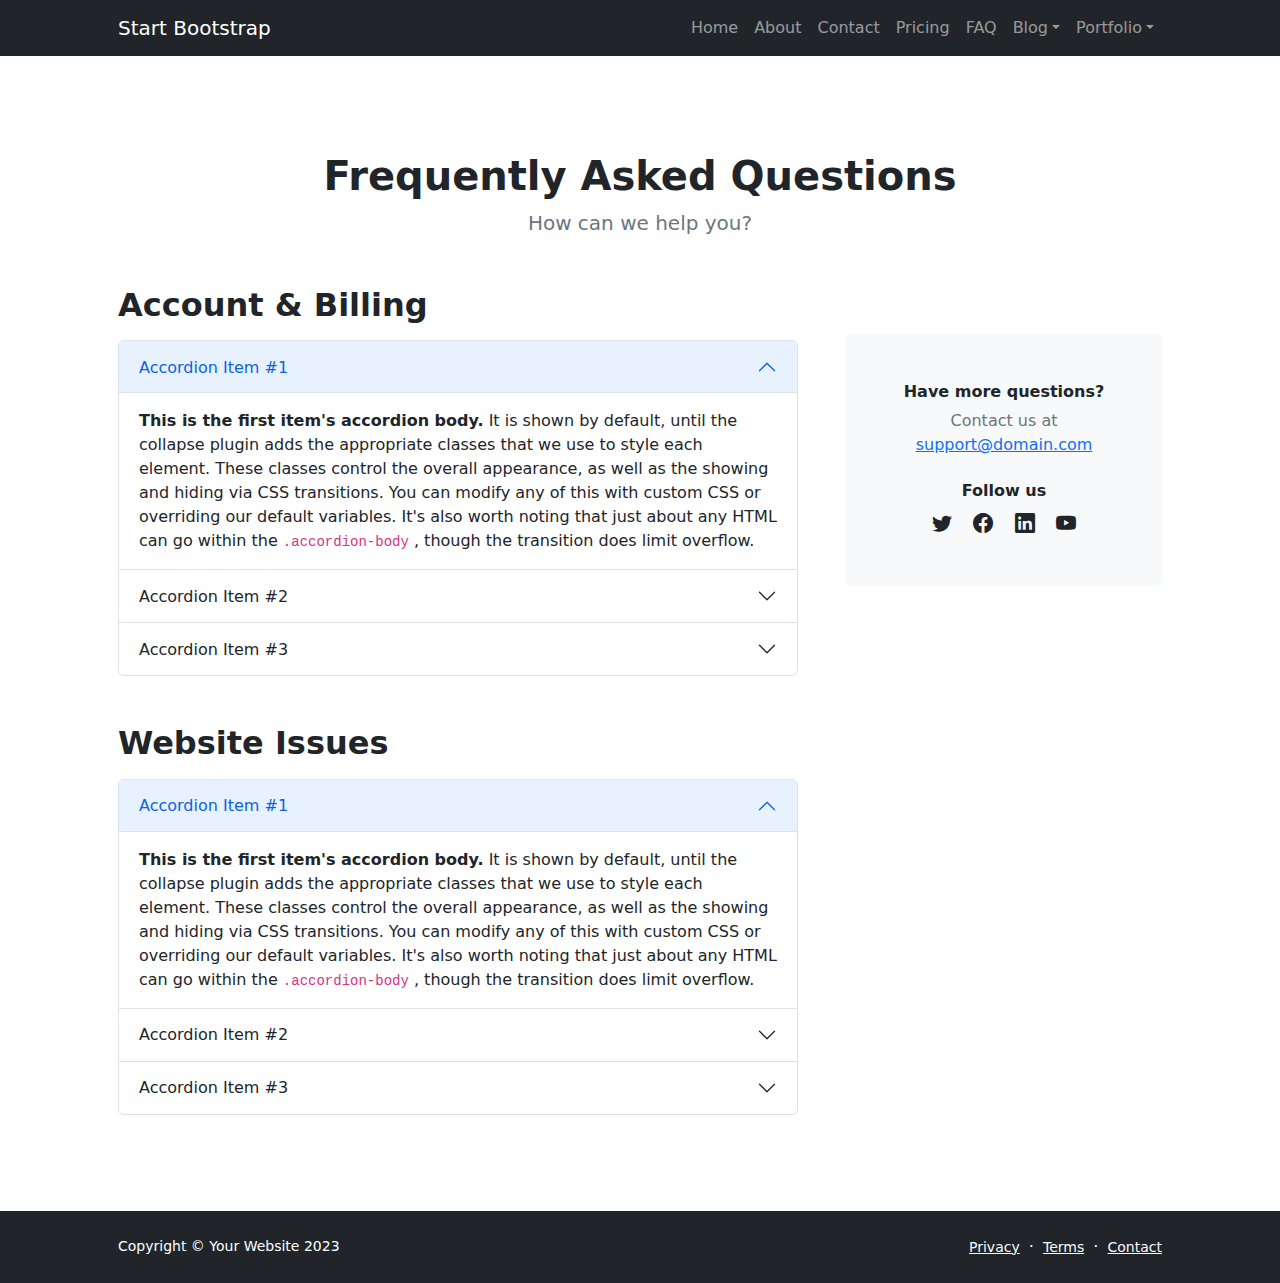
<file: faq.html>
<!DOCTYPE html>
<html lang="en">
    <head>
        <meta charset="utf-8" />
        <meta name="viewport" content="width=device-width, initial-scale=1, shrink-to-fit=no" />
        <meta name="description" content="" />
        <meta name="author" content="" />
        <title>Modern Business - Start Bootstrap Template</title>
        <!-- Favicon-->
        <link rel="icon" type="image/x-icon" href="assets/favicon.ico" />
        <!-- Bootstrap icons-->
        <link href="https://cdn.jsdelivr.net/npm/bootstrap-icons@1.5.0/font/bootstrap-icons.css" rel="stylesheet" />
        <!-- Core theme CSS (includes Bootstrap)-->
        <link href="css/styles.css" rel="stylesheet" />
    </head>
    <body class="d-flex flex-column h-100">
        <main class="flex-shrink-0">
            <!-- Navigation-->
            <nav class="navbar navbar-expand-lg navbar-dark bg-dark">
                <div class="container px-5">
                    <a class="navbar-brand" href="index.html">Start Bootstrap</a>
                    <button class="navbar-toggler" type="button" data-bs-toggle="collapse" data-bs-target="#navbarSupportedContent" aria-controls="navbarSupportedContent" aria-expanded="false" aria-label="Toggle navigation"><span class="navbar-toggler-icon"></span></button>
                    <div class="collapse navbar-collapse" id="navbarSupportedContent">
                        <ul class="navbar-nav ms-auto mb-2 mb-lg-0">
                            <li class="nav-item"><a class="nav-link" href="index.html">Home</a></li>
                            <li class="nav-item"><a class="nav-link" href="about.html">About</a></li>
                            <li class="nav-item"><a class="nav-link" href="contact.html">Contact</a></li>
                            <li class="nav-item"><a class="nav-link" href="pricing.html">Pricing</a></li>
                            <li class="nav-item"><a class="nav-link" href="faq.html">FAQ</a></li>
                            <li class="nav-item dropdown">
                                <a class="nav-link dropdown-toggle" id="navbarDropdownBlog" href="#" role="button" data-bs-toggle="dropdown" aria-expanded="false">Blog</a>
                                <ul class="dropdown-menu dropdown-menu-end" aria-labelledby="navbarDropdownBlog">
                                    <li><a class="dropdown-item" href="blog-home.html">Blog Home</a></li>
                                    <li><a class="dropdown-item" href="blog-post.html">Blog Post</a></li>
                                </ul>
                            </li>
                            <li class="nav-item dropdown">
                                <a class="nav-link dropdown-toggle" id="navbarDropdownPortfolio" href="#" role="button" data-bs-toggle="dropdown" aria-expanded="false">Portfolio</a>
                                <ul class="dropdown-menu dropdown-menu-end" aria-labelledby="navbarDropdownPortfolio">
                                    <li><a class="dropdown-item" href="portfolio-overview.html">Portfolio Overview</a></li>
                                    <li><a class="dropdown-item" href="portfolio-item.html">Portfolio Item</a></li>
                                </ul>
                            </li>
                        </ul>
                    </div>
                </div>
            </nav>
            <!-- Page Content-->
            <section class="py-5">
                <div class="container px-5 my-5">
                    <div class="text-center mb-5">
                        <h1 class="fw-bolder">Frequently Asked Questions</h1>
                        <p class="lead fw-normal text-muted mb-0">How can we help you?</p>
                    </div>
                    <div class="row gx-5">
                        <div class="col-xl-8">
                            <!-- FAQ Accordion 1-->
                            <h2 class="fw-bolder mb-3">Account &amp; Billing</h2>
                            <div class="accordion mb-5" id="accordionExample">
                                <div class="accordion-item">
                                    <h3 class="accordion-header" id="headingOne"><button class="accordion-button" type="button" data-bs-toggle="collapse" data-bs-target="#collapseOne" aria-expanded="true" aria-controls="collapseOne">Accordion Item #1</button></h3>
                                    <div class="accordion-collapse collapse show" id="collapseOne" aria-labelledby="headingOne" data-bs-parent="#accordionExample">
                                        <div class="accordion-body">
                                            <strong>This is the first item's accordion body.</strong>
                                            It is shown by default, until the collapse plugin adds the appropriate classes that we use to style each element. These classes control the overall appearance, as well as the showing and hiding via CSS transitions. You can modify any of this with custom CSS or overriding our default variables. It's also worth noting that just about any HTML can go within the
                                            <code>.accordion-body</code>
                                            , though the transition does limit overflow.
                                        </div>
                                    </div>
                                </div>
                                <div class="accordion-item">
                                    <h3 class="accordion-header" id="headingTwo"><button class="accordion-button collapsed" type="button" data-bs-toggle="collapse" data-bs-target="#collapseTwo" aria-expanded="false" aria-controls="collapseTwo">Accordion Item #2</button></h3>
                                    <div class="accordion-collapse collapse" id="collapseTwo" aria-labelledby="headingTwo" data-bs-parent="#accordionExample">
                                        <div class="accordion-body">
                                            <strong>This is the second item's accordion body.</strong>
                                            It is hidden by default, until the collapse plugin adds the appropriate classes that we use to style each element. These classes control the overall appearance, as well as the showing and hiding via CSS transitions. You can modify any of this with custom CSS or overriding our default variables. It's also worth noting that just about any HTML can go within the
                                            <code>.accordion-body</code>
                                            , though the transition does limit overflow.
                                        </div>
                                    </div>
                                </div>
                                <div class="accordion-item">
                                    <h3 class="accordion-header" id="headingThree"><button class="accordion-button collapsed" type="button" data-bs-toggle="collapse" data-bs-target="#collapseThree" aria-expanded="false" aria-controls="collapseThree">Accordion Item #3</button></h3>
                                    <div class="accordion-collapse collapse" id="collapseThree" aria-labelledby="headingThree" data-bs-parent="#accordionExample">
                                        <div class="accordion-body">
                                            <strong>This is the third item's accordion body.</strong>
                                            It is hidden by default, until the collapse plugin adds the appropriate classes that we use to style each element. These classes control the overall appearance, as well as the showing and hiding via CSS transitions. You can modify any of this with custom CSS or overriding our default variables. It's also worth noting that just about any HTML can go within the
                                            <code>.accordion-body</code>
                                            , though the transition does limit overflow.
                                        </div>
                                    </div>
                                </div>
                            </div>
                            <!-- FAQ Accordion 2-->
                            <h2 class="fw-bolder mb-3">Website Issues</h2>
                            <div class="accordion mb-5 mb-xl-0" id="accordionExample2">
                                <div class="accordion-item">
                                    <h3 class="accordion-header" id="headingOne"><button class="accordion-button" type="button" data-bs-toggle="collapse" data-bs-target="#collapseOne2" aria-expanded="true" aria-controls="collapseOne2">Accordion Item #1</button></h3>
                                    <div class="accordion-collapse collapse show" id="collapseOne2" aria-labelledby="headingOne" data-bs-parent="#accordionExample2">
                                        <div class="accordion-body">
                                            <strong>This is the first item's accordion body.</strong>
                                            It is shown by default, until the collapse plugin adds the appropriate classes that we use to style each element. These classes control the overall appearance, as well as the showing and hiding via CSS transitions. You can modify any of this with custom CSS or overriding our default variables. It's also worth noting that just about any HTML can go within the
                                            <code>.accordion-body</code>
                                            , though the transition does limit overflow.
                                        </div>
                                    </div>
                                </div>
                                <div class="accordion-item">
                                    <h3 class="accordion-header" id="headingTwo"><button class="accordion-button collapsed" type="button" data-bs-toggle="collapse" data-bs-target="#collapseTwo2" aria-expanded="false" aria-controls="collapseTwo2">Accordion Item #2</button></h3>
                                    <div class="accordion-collapse collapse" id="collapseTwo2" aria-labelledby="headingTwo" data-bs-parent="#accordionExample2">
                                        <div class="accordion-body">
                                            <strong>This is the second item's accordion body.</strong>
                                            It is hidden by default, until the collapse plugin adds the appropriate classes that we use to style each element. These classes control the overall appearance, as well as the showing and hiding via CSS transitions. You can modify any of this with custom CSS or overriding our default variables. It's also worth noting that just about any HTML can go within the
                                            <code>.accordion-body</code>
                                            , though the transition does limit overflow.
                                        </div>
                                    </div>
                                </div>
                                <div class="accordion-item">
                                    <h3 class="accordion-header" id="headingThree"><button class="accordion-button collapsed" type="button" data-bs-toggle="collapse" data-bs-target="#collapseThree2" aria-expanded="false" aria-controls="collapseThree2">Accordion Item #3</button></h3>
                                    <div class="accordion-collapse collapse" id="collapseThree2" aria-labelledby="headingThree" data-bs-parent="#accordionExample2">
                                        <div class="accordion-body">
                                            <strong>This is the third item's accordion body.</strong>
                                            It is hidden by default, until the collapse plugin adds the appropriate classes that we use to style each element. These classes control the overall appearance, as well as the showing and hiding via CSS transitions. You can modify any of this with custom CSS or overriding our default variables. It's also worth noting that just about any HTML can go within the
                                            <code>.accordion-body</code>
                                            , though the transition does limit overflow.
                                        </div>
                                    </div>
                                </div>
                            </div>
                        </div>
                        <div class="col-xl-4">
                            <div class="card border-0 bg-light mt-xl-5">
                                <div class="card-body p-4 py-lg-5">
                                    <div class="d-flex align-items-center justify-content-center">
                                        <div class="text-center">
                                            <div class="h6 fw-bolder">Have more questions?</div>
                                            <p class="text-muted mb-4">
                                                Contact us at
                                                <br />
                                                <a href="#!">support@domain.com</a>
                                            </p>
                                            <div class="h6 fw-bolder">Follow us</div>
                                            <a class="fs-5 px-2 link-dark" href="#!"><i class="bi-twitter"></i></a>
                                            <a class="fs-5 px-2 link-dark" href="#!"><i class="bi-facebook"></i></a>
                                            <a class="fs-5 px-2 link-dark" href="#!"><i class="bi-linkedin"></i></a>
                                            <a class="fs-5 px-2 link-dark" href="#!"><i class="bi-youtube"></i></a>
                                        </div>
                                    </div>
                                </div>
                            </div>
                        </div>
                    </div>
                </div>
            </section>
        </main>
        <!-- Footer-->
        <footer class="bg-dark py-4 mt-auto">
            <div class="container px-5">
                <div class="row align-items-center justify-content-between flex-column flex-sm-row">
                    <div class="col-auto"><div class="small m-0 text-white">Copyright &copy; Your Website 2023</div></div>
                    <div class="col-auto">
                        <a class="link-light small" href="#!">Privacy</a>
                        <span class="text-white mx-1">&middot;</span>
                        <a class="link-light small" href="#!">Terms</a>
                        <span class="text-white mx-1">&middot;</span>
                        <a class="link-light small" href="#!">Contact</a>
                    </div>
                </div>
            </div>
        </footer>
        <!-- Bootstrap core JS-->
        <script src="https://cdn.jsdelivr.net/npm/bootstrap@5.2.3/dist/js/bootstrap.bundle.min.js"></script>
        <!-- Core theme JS-->
        <script src="js/scripts.js"></script>
    </body>
</html>
</file>
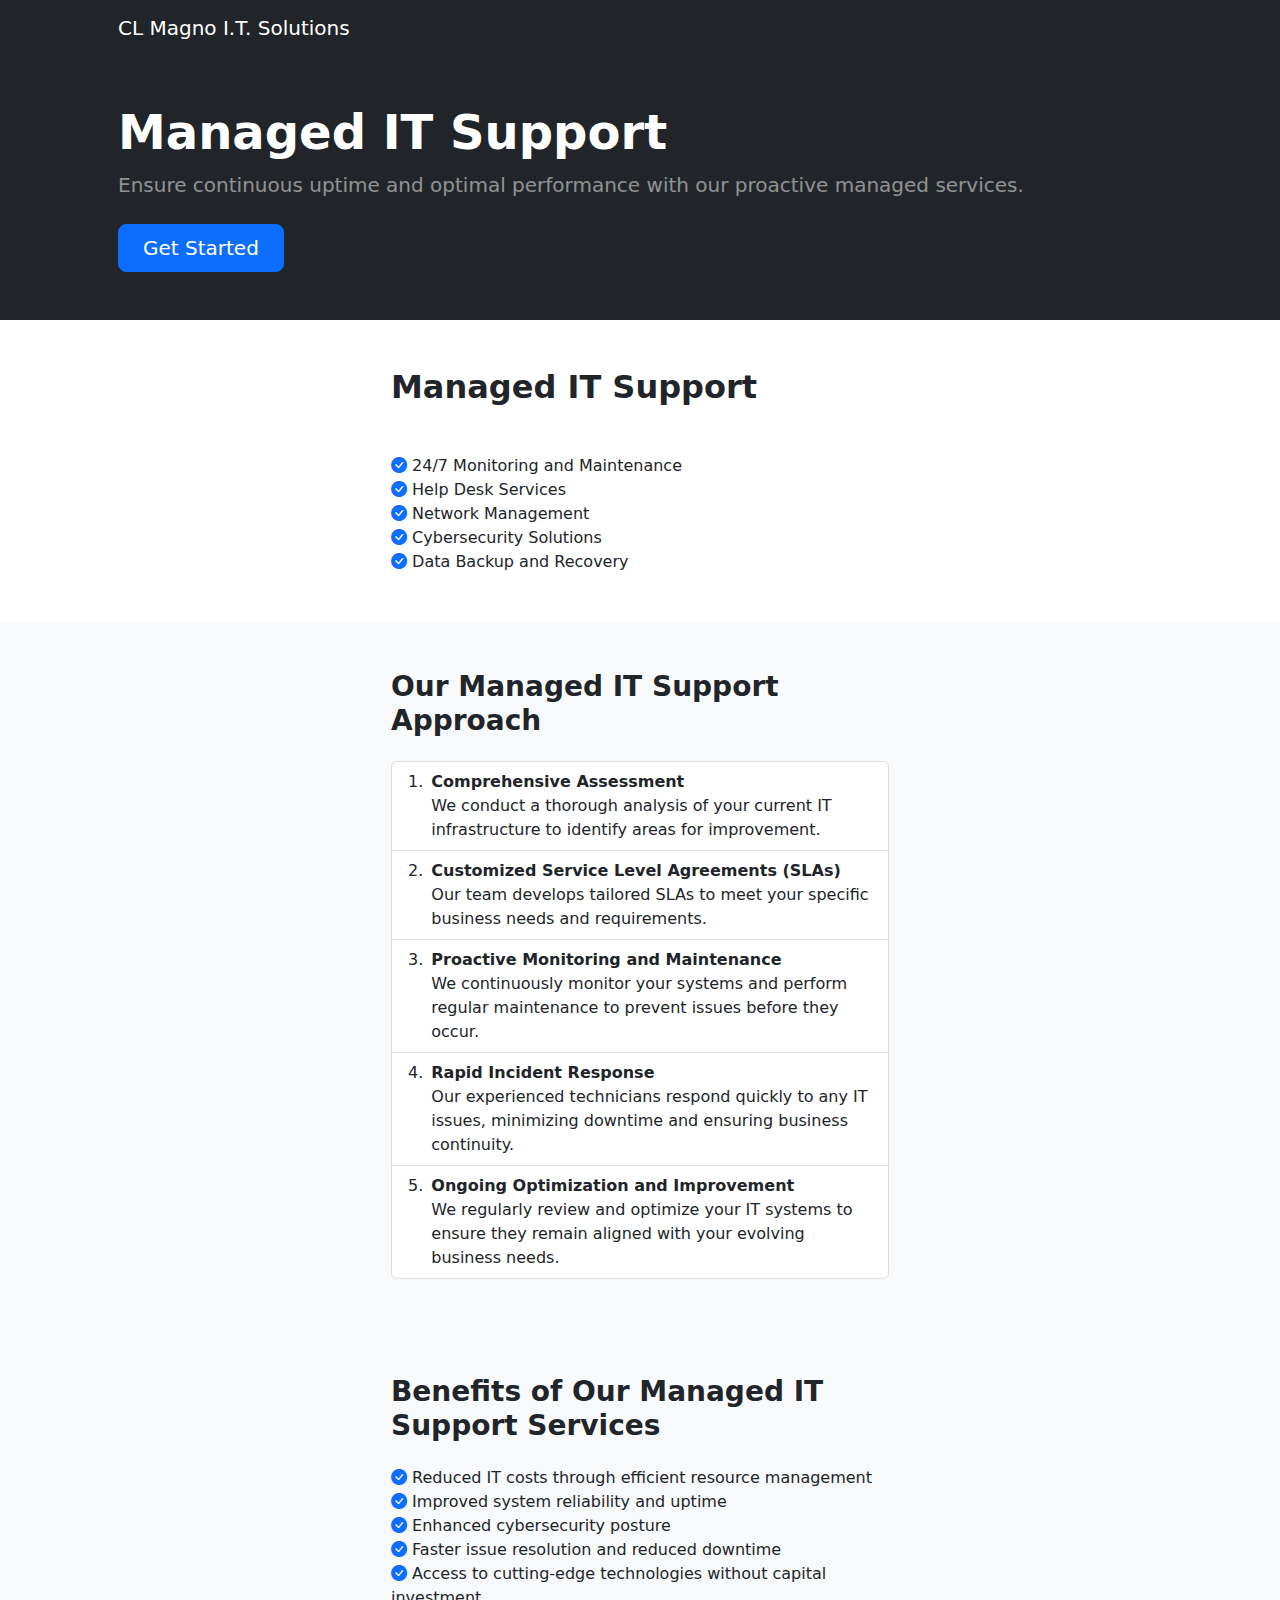
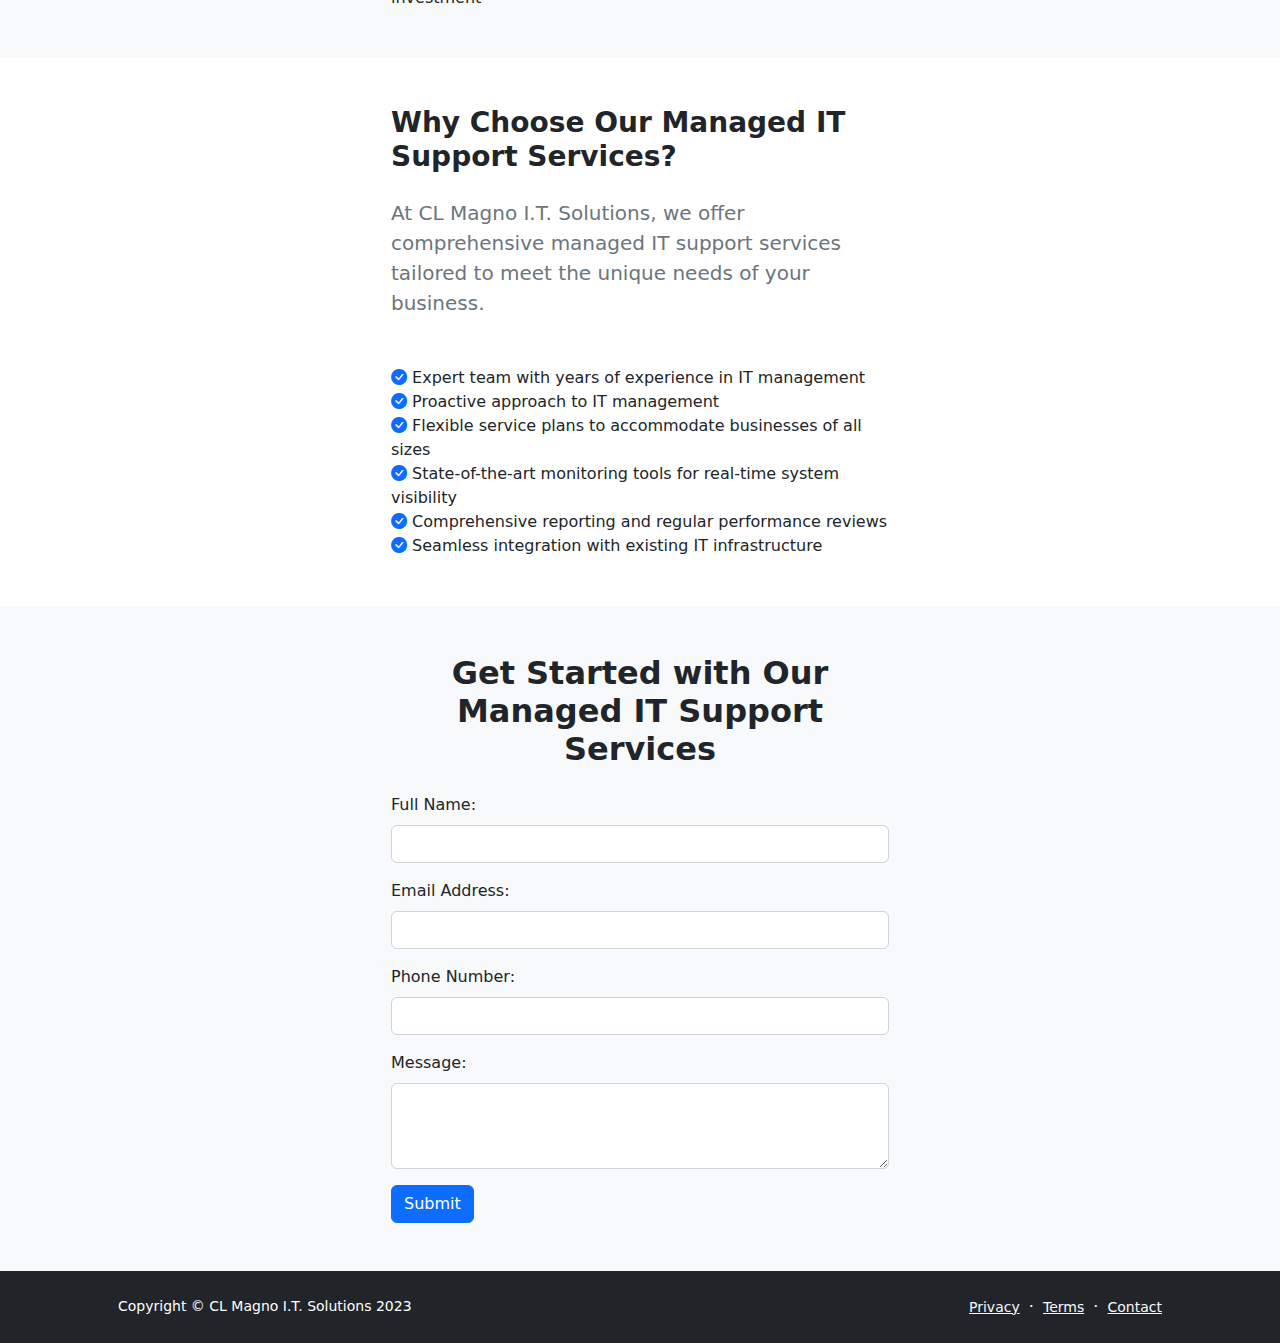
<file: managed-it-support.html>
<!DOCTYPE html>
<html lang="en">
    <head>
        <meta charset="utf-8" />
        <meta name="viewport" content="width=device-width, initial-scale=1, shrink-to-fit=no" />
        <meta name="description" content="" />
        <meta name="author" content="" />
    <title>Managed IT Support | CL Magno I.T. Solutions</title>
   <!-- Favicon-->
   <link rel="icon" type="image/x-icon" href="assets/favicon.ico" />
   <!-- Bootstrap icons-->
   <link href="https://cdn.jsdelivr.net/npm/bootstrap-icons@1.5.0/font/bootstrap-icons.css" rel="stylesheet" />
   <!-- Core theme CSS (includes Bootstrap)-->
   <link href="css/styles.css" rel="stylesheet" />
   <script async src="https://pagead2.googlesyndication.com/pagead/js/adsbygoogle.js?client=ca-pub-7050275682276297"
     crossorigin="anonymous"></script>
     <meta name="google-adsense-account" content="ca-pub-7050275682276297">
</head>
<body class="d-flex flex-column h-100">
    <main class="flex-shrink-0">
        <!-- Navigation-->
        <nav class="navbar navbar-expand-lg navbar-dark bg-dark">
            <div class="container px-5">
                <a class="navbar-brand" href="index.html">CL Magno I.T. Solutions</a>
                <button class="navbar-toggler" type="button" data-bs-toggle="collapse" data-bs-target="#navbarSupportedContent" aria-controls="navbarSupportedContent" aria-expanded="false" aria-label="Toggle navigation"><span class="navbar-toggler-icon"></span></button>
                <div class="collapse navbar-collapse" id="navbarSupportedContent">
                    <!-- <ul class="navbar-nav ms-auto mb-2 mb-lg-0">
                        <li class="nav-item"><a class="nav-link" href="index.html">Home</a></li>
                        <li class="nav-item"><a class="nav-link" href="about.html">About</a></li>
                        <li class="nav-item"><a class="nav-link" href="contact.html">Contact</a></li>
                        <li class="nav-item"><a class="nav-link" href="pricing.html">Pricing</a></li>
                        <li class="nav-item"><a class="nav-link" href="faq.html">FAQ</a></li>
                        <li class="nav-item dropdown">
                            <a class="nav-link dropdown-toggle" id="navbarDropdownBlog" href="#" role="button" data-bs-toggle="dropdown" aria-expanded="false">Blog</a>
                            <ul class="dropdown-menu dropdown-menu-end" aria-labelledby="navbarDropdownBlog">
                                <li><a class="dropdown-item" href="blog-home.html">Blog Home</a></li>
                                <li><a class="dropdown-item" href="blog-post.html">Blog Post</a></li>
                            </ul>
                        </li>
                        <li class="nav-item dropdown">
                            <a class="nav-link dropdown-toggle" id="navbarDropdownPortfolio" href="#" role="button" data-bs-toggle="dropdown" aria-expanded="false">Portfolio</a>
                            <ul class="dropdown-menu dropdown-menu-end" aria-labelledby="navbarDropdownPortfolio">
                                <li><a class="dropdown-item" href="portfolio-overview.html">Portfolio Overview</a></li>
                                <li><a class="dropdown-item" href="portfolio-item.html">Portfolio Item</a></li>
                            </ul>
                        </li>
                    </ul> -->
                </div>
            </div>
        </nav>

        <!-- Header Section -->
        <header class="bg-dark py-5">
            <div class="container px-5">
                <h1 class="display-5 fw-bolder text-white mb-2">Managed IT Support</h1>
                <p class="lead fw-normal text-white-50 mb-4">Ensure continuous uptime and optimal performance with our proactive managed services.</p>
                <a href="#contactForm" class="btn btn-primary btn-lg px-4 me-sm-3">Get Started</a>
            </div>
        </header>

<section class="py-5">
    <div class="container px-5">
        <div class="row gx-5 justify-content-center">
            <div class="col-lg-8 col-xl-6">
                <h2 class="fw-bolder mb-4">Managed IT Support</h2>
                <p class="lead fw-normal text-muted mb-5"></p>
                <ul class="list-unstyled mb-0">
                    <li><i class="bi bi-check-circle-fill text-primary"></i> 24/7 Monitoring and Maintenance</li>
                    <li><i class="bi bi-check-circle-fill text-primary"></i> Help Desk Services</li>
                    <li><i class="bi bi-check-circle-fill text-primary"></i> Network Management</li>
                    <li><i class="bi bi-check-circle-fill text-primary"></i> Cybersecurity Solutions</li>
                    <li><i class="bi bi-check-circle-fill text-primary"></i> Data Backup and Recovery</li>
                </ul>
            </div>
        </div>
    </div>
</section>

<section class="py-5 bg-light">
    <div class="container px-5">
        <div class="row gx-5 justify-content-center">
            <div class="col-lg-8 col-xl-6">
                <h3 class="fw-bolder mb-4">Our Managed IT Support Approach</h3>
                <ol class="list-group list-group-numbered">
                    <li class="list-group-item d-flex justify-content-between align-items-start">
                        <div class="ms-2 me-auto">
                            <div class="fw-bold">Comprehensive Assessment</div>
                            We conduct a thorough analysis of your current IT infrastructure to identify areas for improvement.
                        </div>
                    </li>
                    <li class="list-group-item d-flex justify-content-between align-items-start">
                        <div class="ms-2 me-auto">
                            <div class="fw-bold">Customized Service Level Agreements (SLAs)</div>
                            Our team develops tailored SLAs to meet your specific business needs and requirements.
                        </div>
                    </li>
                    <li class="list-group-item d-flex justify-content-between align-items-start">
                        <div class="ms-2 me-auto">
                            <div class="fw-bold">Proactive Monitoring and Maintenance</div>
                            We continuously monitor your systems and perform regular maintenance to prevent issues before they occur.
                        </div>
                    </li>
                    <li class="list-group-item d-flex justify-content-between align-items-start">
                        <div class="ms-2 me-auto">
                            <div class="fw-bold">Rapid Incident Response</div>
                            Our experienced technicians respond quickly to any IT issues, minimizing downtime and ensuring business continuity.
                        </div>
                    </li>
                    <li class="list-group-item d-flex justify-content-between align-items-start">
                        <div class="ms-2 me-auto">
                            <div class="fw-bold">Ongoing Optimization and Improvement</div>
                            We regularly review and optimize your IT systems to ensure they remain aligned with your evolving business needs.
                        </div>
                    </li>
                </ol>
            </div>
        </div>
    </div>
</section>

<section class="py-5 bg-light">
    <div class="container px-5">
        <div class="row gx-5 justify-content-center">
            <div class="col-lg-8 col-xl-6">
                <h3 class="fw-bolder mb-4">Benefits of Our Managed IT Support Services</h3>
                <ul class="list-unstyled mb-0">
                    <li><i class="bi bi-check-circle-fill text-primary"></i> Reduced IT costs through efficient resource management</li>
                    <li><i class="bi bi-check-circle-fill text-primary"></i> Improved system reliability and uptime</li>
                    <li><i class="bi bi-check-circle-fill text-primary"></i> Enhanced cybersecurity posture</li>
                    <li><i class="bi bi-check-circle-fill text-primary"></i> Faster issue resolution and reduced downtime</li>
                    <li><i class="bi bi-check-circle-fill text-primary"></i> Access to cutting-edge technologies without capital investment</li>
                </ul>
            </div>
        </div>
    </div>
</section>

<section class="py-5">
    <div class="container px-5">
        <div class="row gx-5 justify-content-center">
            <div class="col-lg-8 col-xl-6">
                <h3 class="fw-bolder mb-4">Why Choose Our Managed IT Support Services?</h3>
                <p class="lead fw-normal text-muted mb-5">At CL Magno I.T. Solutions, we offer comprehensive managed IT support services tailored to meet the unique needs of your business.</p>
                <ul class="list-unstyled mb-0">
                    <li><i class="bi bi-check-circle-fill text-primary"></i> Expert team with years of experience in IT management</li>
                    <li><i class="bi bi-check-circle-fill text-primary"></i> Proactive approach to IT management</li>
                    <li><i class="bi bi-check-circle-fill text-primary"></i> Flexible service plans to accommodate businesses of all sizes</li>
                    <li><i class="bi bi-check-circle-fill text-primary"></i> State-of-the-art monitoring tools for real-time system visibility</li>
                    <li><i class="bi bi-check-circle-fill text-primary"></i> Comprehensive reporting and regular performance reviews</li>
                    <li><i class="bi bi-check-circle-fill text-primary"></i> Seamless integration with existing IT infrastructure</li>
                </ul>
            </div>
        </div>
    </div>
</section>
        <!-- Get Started Section -->
        <section class="py-5 bg-light" id="contactForm">
            <div class="container px-5">
                <div class="row gx-5 justify-content-center">
                    <div class="col-lg-8 col-xl-6">
                        <h2 class="fw-bolder mb-4 text-center">Get Started with Our Managed IT Support Services</h2>
                        <form>
                            <div class="mb-3">
                                <label for="fullName" class="form-label">Full Name:</label>
                                <input type="text" class="form-control" id="fullName" required>
                            </div>
                            <div class="mb-3">
                                <label for="email" class="form-label">Email Address:</label>
                                <input type="email" class="form-control" id="email" required>
                            </div>
                        
                        
                        <div class="mb-3">
                            <label for="phone" class="form-label">Phone Number:</label>
                            <input type="tel" class="form-control" id="phone" required>
                        </div>
                        <div class="mb-3">
                            <label for="message" class="form-label">Message:</label>
                            <textarea class="form-control" id="message" rows="3"></textarea>
                        </div>
                        <button type="submit" class="btn btn-primary">Submit</button>
                    </div>
                    </form>
                </div>
            </div>
        </div>
    </section>
</main> 
    <!-- Footer Section -->
    <footer class="bg-dark py-4 mt-auto">
        <div class="container px-5">
            <div class="row align-items-center justify-content-between flex-column flex-sm-row">
                <div class="col-auto"><div class="small m-0 text-white">Copyright &copy; CL Magno I.T. Solutions 2023</div></div>
                <div class="col-auto">
                    <a class="link-light small" href="#!">Privacy</a>
                    <span class="text-white mx-1">&middot;</span>
                    <a class="link-light small" href="#!">Terms</a>
                    <span class="text-white mx-1">&middot;</span>
                    <a class="link-light small" href="#!">Contact</a>
                </div>
            </div>
        </div>
    </footer>

    <!-- Bootstrap Bundle with Popper -->
    <script src="https://cdn.jsdelivr.net/npm/bootstrap@5.2.3/dist/js/bootstrap.bundle.min.js"></script>
    <!-- Core theme JS-->
    <script src="js/scripts.js"></script>
    <script>
        document.addEventListener('DOMContentLoaded', function() {
            // Add smooth scrolling to all links
            document.querySelectorAll('a[href^="#"]').forEach(anchor => {
                anchor.addEventListener('click', function (e) {
                    e.preventDefault();

                    document.querySelector(this.getAttribute('href')).scrollIntoView({
                        behavior: 'smooth'
                    });
                });
            });

            // Handle Get Started button click
            var getStartedButton = document.querySelector('a[href="#contactForm"]');
            if (getStartedButton) {
                getStartedButton.addEventListener('click', function(event) {
                    event.preventDefault();
                    var contactForm = document.getElementById('contactForm');
                    window.scrollTo({
                        top: contactForm.offsetTop,
                        behavior: 'smooth'
                    });
                });
            }
        });
    </script>
</body>
</html>
</file>
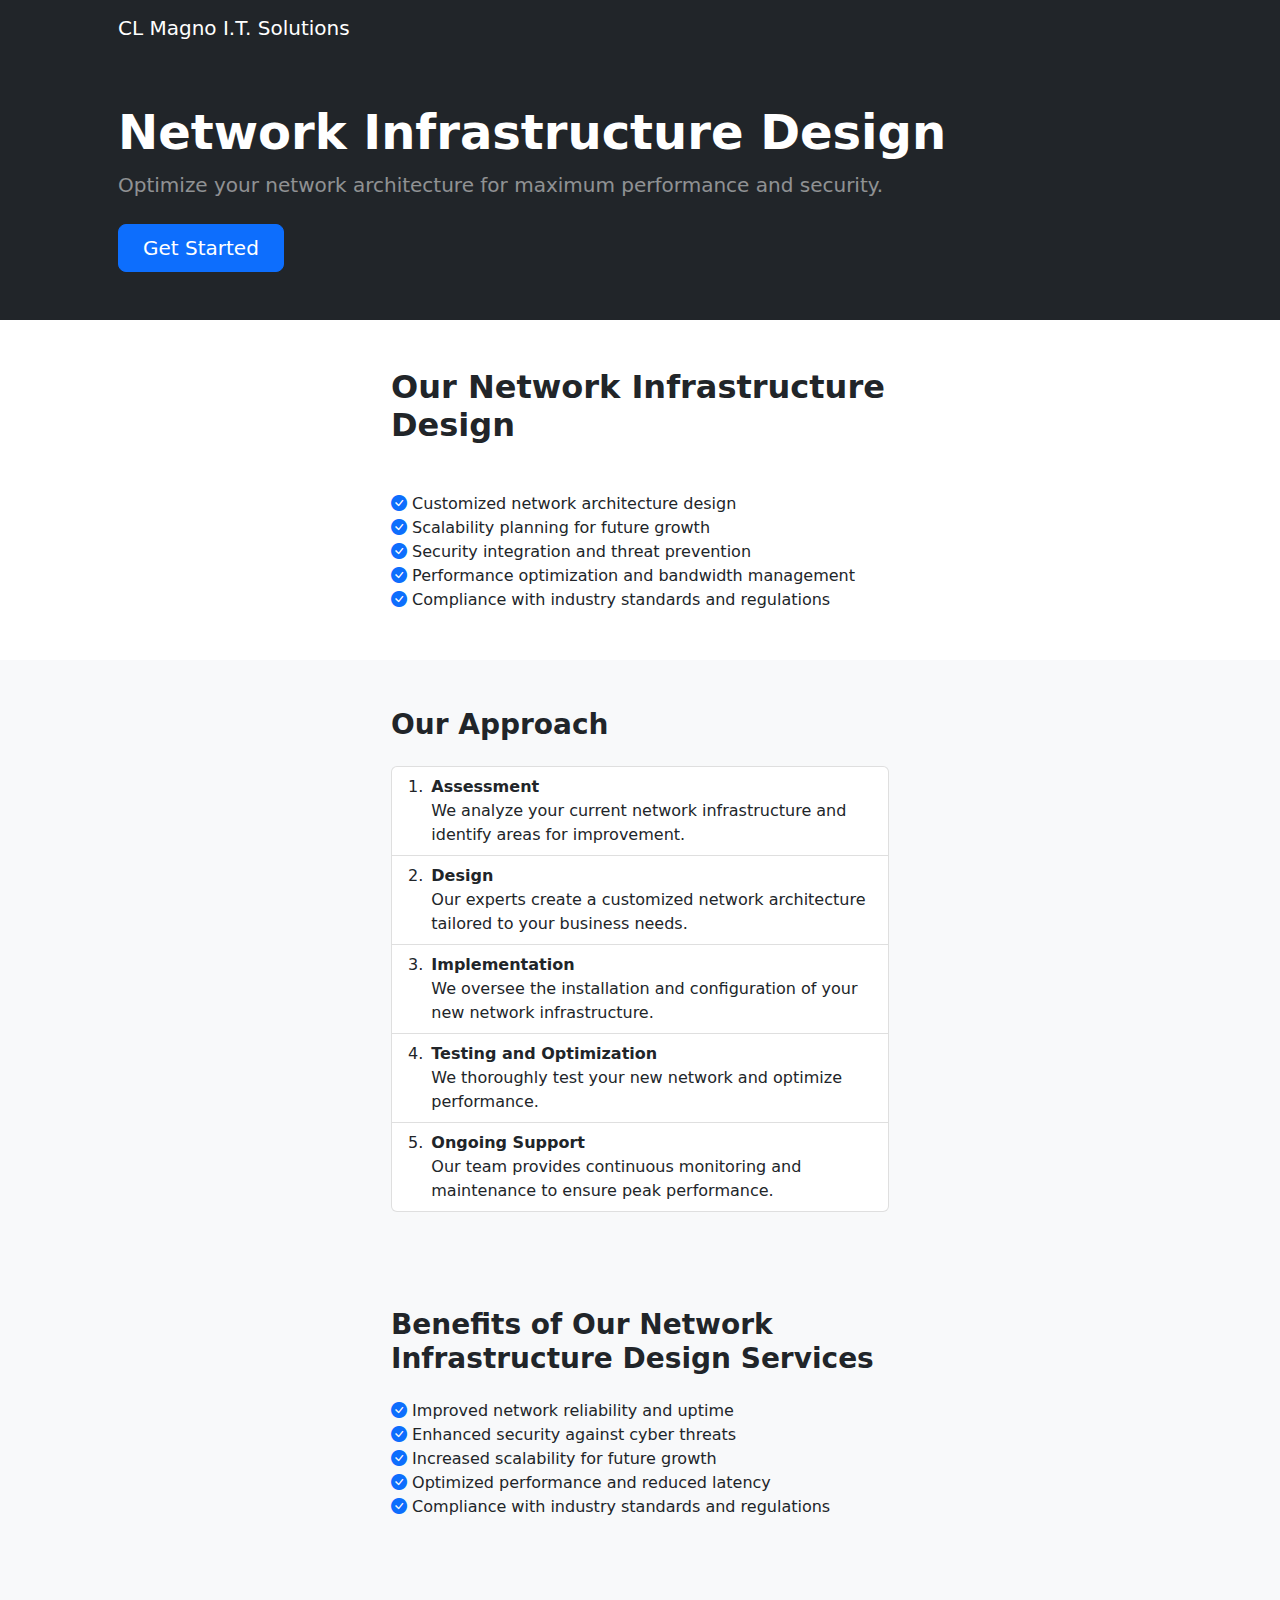
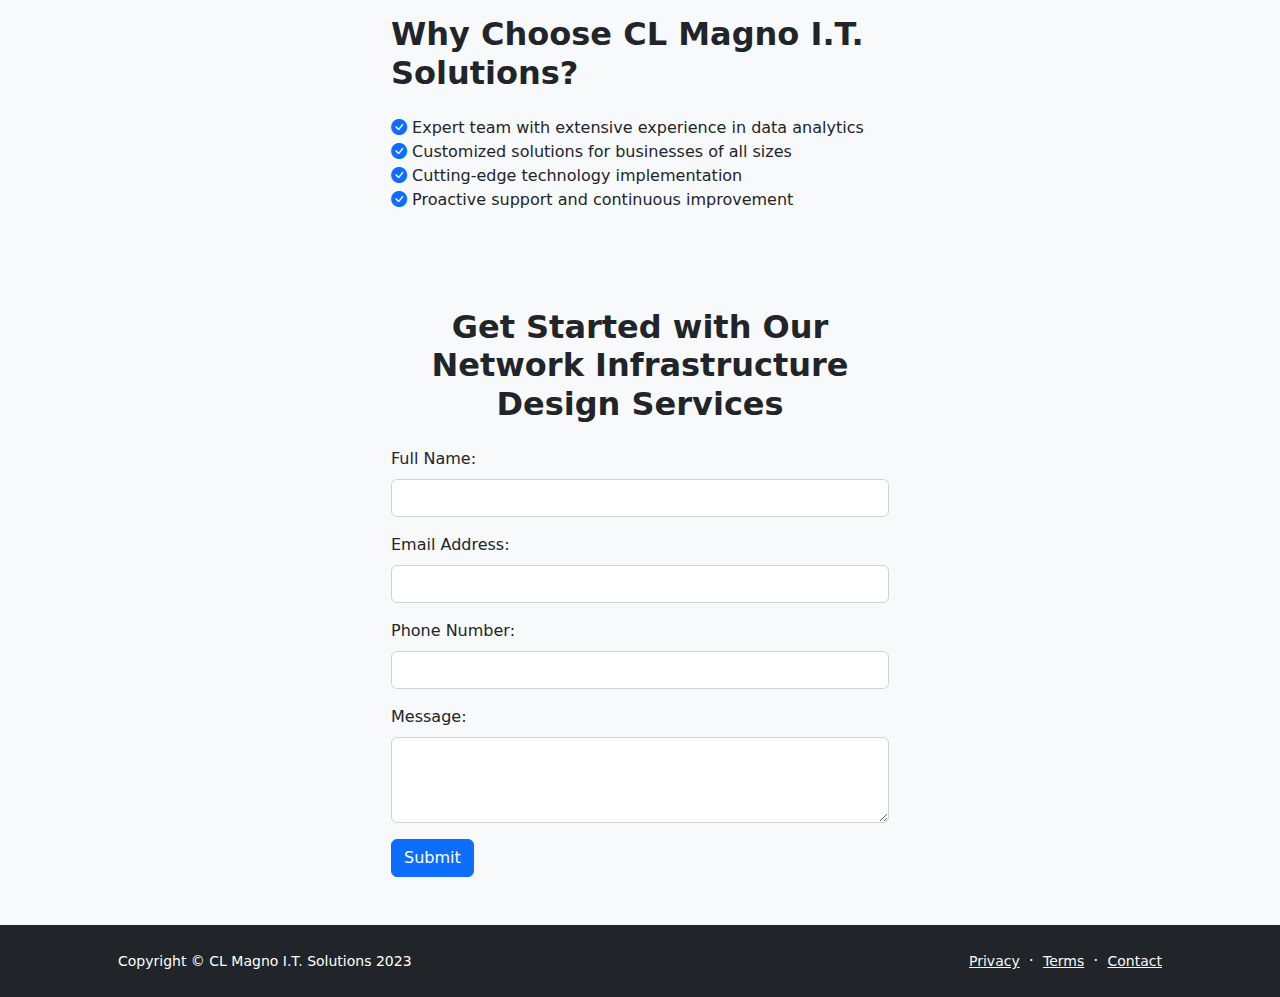
<file: network-infrastructure-design.html>
<!DOCTYPE html>
<html lang="en">
    <head>
        <meta charset="utf-8" />
        <meta name="viewport" content="width=device-width, initial-scale=1, shrink-to-fit=no" />
        <meta name="description" content="" />
        <meta name="author" content="" />
    <title>Network Infrastructure Design | CL Magno I.T. Solutions</title>
   <!-- Favicon-->
   <link rel="icon" type="image/x-icon" href="assets/favicon.ico" />
   <!-- Bootstrap icons-->
   <link href="https://cdn.jsdelivr.net/npm/bootstrap-icons@1.5.0/font/bootstrap-icons.css" rel="stylesheet" />
   <!-- Core theme CSS (includes Bootstrap)-->
   <link href="css/styles.css" rel="stylesheet" />
   <script async src="https://pagead2.googlesyndication.com/pagead/js/adsbygoogle.js?client=ca-pub-7050275682276297"
     crossorigin="anonymous"></script>
     <meta name="google-adsense-account" content="ca-pub-7050275682276297">
</head>
<body class="d-flex flex-column h-100">
    <main class="flex-shrink-0">
        <!-- Navigation-->
        <nav class="navbar navbar-expand-lg navbar-dark bg-dark">
            <div class="container px-5">
                <a class="navbar-brand" href="index.html">CL Magno I.T. Solutions</a>
                <button class="navbar-toggler" type="button" data-bs-toggle="collapse" data-bs-target="#navbarSupportedContent" aria-controls="navbarSupportedContent" aria-expanded="false" aria-label="Toggle navigation"><span class="navbar-toggler-icon"></span></button>
                <div class="collapse navbar-collapse" id="navbarSupportedContent">
                    <!-- <ul class="navbar-nav ms-auto mb-2 mb-lg-0">
                        <li class="nav-item"><a class="nav-link" href="index.html">Home</a></li>
                        <li class="nav-item"><a class="nav-link" href="about.html">About</a></li>
                        <li class="nav-item"><a class="nav-link" href="contact.html">Contact</a></li>
                        <li class="nav-item"><a class="nav-link" href="pricing.html">Pricing</a></li>
                        <li class="nav-item"><a class="nav-link" href="faq.html">FAQ</a></li>
                        <li class="nav-item dropdown">
                            <a class="nav-link dropdown-toggle" id="navbarDropdownBlog" href="#" role="button" data-bs-toggle="dropdown" aria-expanded="false">Blog</a>
                            <ul class="dropdown-menu dropdown-menu-end" aria-labelledby="navbarDropdownBlog">
                                <li><a class="dropdown-item" href="blog-home.html">Blog Home</a></li>
                                <li><a class="dropdown-item" href="blog-post.html">Blog Post</a></li>
                            </ul>
                        </li>
                        <li class="nav-item dropdown">
                            <a class="nav-link dropdown-toggle" id="navbarDropdownPortfolio" href="#" role="button" data-bs-toggle="dropdown" aria-expanded="false">Portfolio</a>
                            <ul class="dropdown-menu dropdown-menu-end" aria-labelledby="navbarDropdownPortfolio">
                                <li><a class="dropdown-item" href="portfolio-overview.html">Portfolio Overview</a></li>
                                <li><a class="dropdown-item" href="portfolio-item.html">Portfolio Item</a></li>
                            </ul>
                        </li>
                    </ul> -->
                </div>
            </div>
        </nav>

        <!-- Header Section -->
        <header class="bg-dark py-5">
            <div class="container px-5">
                <h1 class="display-5 fw-bolder text-white mb-2">Network Infrastructure Design</h1>
                <p class="lead fw-normal text-white-50 mb-4">Optimize your network architecture for maximum performance and security.</p>
                <a href="#contactForm" class="btn btn-primary btn-lg px-4 me-sm-3">Get Started</a>
            </div>
        </header>

        <!-- Services Section -->
        <section class="py-5">
            <div class="container px-5">
                <div class="row gx-5 justify-content-center">
                    <div class="col-lg-8 col-xl-6">
                        <h2 class="fw-bolder mb-4">Our Network Infrastructure Design</h2>
                        <p class="lead fw-normal text-muted mb-5"></p>
                        <ul class="list-unstyled mb-0">
                            <li><i class="bi bi-check-circle-fill text-primary"></i> Customized network architecture design</li>
                            <li><i class="bi bi-check-circle-fill text-primary"></i> Scalability planning for future growth</li>
                            <li><i class="bi bi-check-circle-fill text-primary"></i> Security integration and threat prevention</li>
                            <li><i class="bi bi-check-circle-fill text-primary"></i> Performance optimization and bandwidth management</li>
                            <li><i class="bi bi-check-circle-fill text-primary"></i> Compliance with industry standards and regulations</li>
                        </ul>
                       
                    </div>
                </div>
            </div>
        </section>
        
        <div class="bg-light py-5">
            <div class="container px-5">
                <div class="row gx-5 justify-content-center">
                    <div class="col-lg-8 col-xl-6">
                        <h3 class="fw-bolder mb-4">Our Approach </h3>
                        <ol class="list-group list-group-numbered">
                            <li class="list-group-item d-flex justify-content-between align-items-start">
                                <div class="ms-2 me-auto">
                                    <div class="fw-bold">Assessment</div>
                                    We analyze your current network infrastructure and identify areas for improvement.
                                </div>
                            </li>
                            <li class="list-group-item d-flex justify-content-between align-items-start">
                                <div class="ms-2 me-auto">
                                    <div class="fw-bold">Design</div>
                                    Our experts create a customized network architecture tailored to your business needs.
                                </div>
                            </li>
                            <li class="list-group-item d-flex justify-content-between align-items-start">
                                <div class="ms-2 me-auto">
                                    <div class="fw-bold">Implementation</div>
                                    We oversee the installation and configuration of your new network infrastructure.
                                </div>
                            </li>
                            <li class="list-group-item d-flex justify-content-between align-items-start">
                                <div class="ms-2 me-auto">
                                    <div class="fw-bold">Testing and Optimization</div>
                                    We thoroughly test your new network and optimize performance.
                                </div>
                            </li>
                            <li class="list-group-item d-flex justify-content-between align-items-start">
                                <div class="ms-2 me-auto">
                                    <div class="fw-bold">Ongoing Support</div>
                                    Our team provides continuous monitoring and maintenance to ensure peak performance.
                                </div>
                            </li>
                        </ol>
                    </div>
                </div>
            </div>
        </div>
        
        <section class="py-5 bg-light">
            <div class="container px-5">
                <div class="row gx-5 justify-content-center">
                    <div class="col-lg-8 col-xl-6">
                        <h3 class="fw-bolder mb-4">Benefits of Our Network Infrastructure Design Services</h3>
                        <ul class="list-unstyled mb-0">
                            <li><i class="bi bi-check-circle-fill text-primary"></i> Improved network reliability and uptime</li>
                            <li><i class="bi bi-check-circle-fill text-primary"></i> Enhanced security against cyber threats</li>
                            <li><i class="bi bi-check-circle-fill text-primary"></i> Increased scalability for future growth</li>
                            <li><i class="bi bi-check-circle-fill text-primary"></i> Optimized performance and reduced latency</li>
                            <li><i class="bi bi-check-circle-fill text-primary"></i> Compliance with industry standards and regulations</li>
                        </ul>
                    </div>
                </div>
            </div>
        </section>

        <!-- Why Choose Us Section -->
        <section class="py-5 bg-light">
            <div class="container px-5">
                <div class="row gx-5 justify-content-center">
                    <div class="col-lg-8 col-xl-6">
                        <h2 class="fw-bolder mb-4">Why Choose CL Magno I.T. Solutions?</h2>
                        <ul class="list-unstyled mb-0">
                            <li><i class="bi bi-check-circle-fill text-primary"></i> Expert team with extensive experience in data analytics</li>
                            <li><i class="bi bi-check-circle-fill text-primary"></i> Customized solutions for businesses of all sizes</li>
                            <li><i class="bi bi-check-circle-fill text-primary"></i> Cutting-edge technology implementation</li>
                            <li><i class="bi bi-check-circle-fill text-primary"></i> Proactive support and continuous improvement</li>
                        </ul>
                    </div>
                </div>
            </div>
        </section>

        <!-- Get Started Section -->
        <section class="py-5 bg-light" id="contactForm">
            <div class="container px-5">
                <div class="row gx-5 justify-content-center">
                    <div class="col-lg-8 col-xl-6">
                        <h2 class="fw-bolder mb-4 text-center">Get Started with Our Network Infrastructure Design Services</h2>
                        <form>
                            <div class="mb-3">
                                <label for="fullName" class="form-label">Full Name:</label>
                                <input type="text" class="form-control" id="fullName" required>
                            </div>
                            <div class="mb-3">
                                <label for="email" class="form-label">Email Address:</label>
                                <input type="email" class="form-control" id="email" required>
                            </div>
                        
                        
                        <div class="mb-3">
                            <label for="phone" class="form-label">Phone Number:</label>
                            <input type="tel" class="form-control" id="phone" required>
                        </div>
                        <div class="mb-3">
                            <label for="message" class="form-label">Message:</label>
                            <textarea class="form-control" id="message" rows="3"></textarea>
                        </div>
                        <button type="submit" class="btn btn-primary">Submit</button>
                    </div>
                    </form>
                </div>
            </div>
        </div>
    </section>
</main> 
    <!-- Footer Section -->
    <footer class="bg-dark py-4 mt-auto">
        <div class="container px-5">
            <div class="row align-items-center justify-content-between flex-column flex-sm-row">
                <div class="col-auto"><div class="small m-0 text-white">Copyright &copy; CL Magno I.T. Solutions 2023</div></div>
                <div class="col-auto">
                    <a class="link-light small" href="#!">Privacy</a>
                    <span class="text-white mx-1">&middot;</span>
                    <a class="link-light small" href="#!">Terms</a>
                    <span class="text-white mx-1">&middot;</span>
                    <a class="link-light small" href="#!">Contact</a>
                </div>
            </div>
        </div>
    </footer>

    <!-- Bootstrap Bundle with Popper -->
    <script src="https://cdn.jsdelivr.net/npm/bootstrap@5.2.3/dist/js/bootstrap.bundle.min.js"></script>
    <!-- Core theme JS-->
    <script src="js/scripts.js"></script>
    <script>
        document.addEventListener('DOMContentLoaded', function() {
            // Add smooth scrolling to all links
            document.querySelectorAll('a[href^="#"]').forEach(anchor => {
                anchor.addEventListener('click', function (e) {
                    e.preventDefault();

                    document.querySelector(this.getAttribute('href')).scrollIntoView({
                        behavior: 'smooth'
                    });
                });
            });

            // Handle Get Started button click
            var getStartedButton = document.querySelector('a[href="#contactForm"]');
            if (getStartedButton) {
                getStartedButton.addEventListener('click', function(event) {
                    event.preventDefault();
                    var contactForm = document.getElementById('contactForm');
                    window.scrollTo({
                        top: contactForm.offsetTop,
                        behavior: 'smooth'
                    });
                });
            }
        });
    </script>
</body>
</html>
</file>
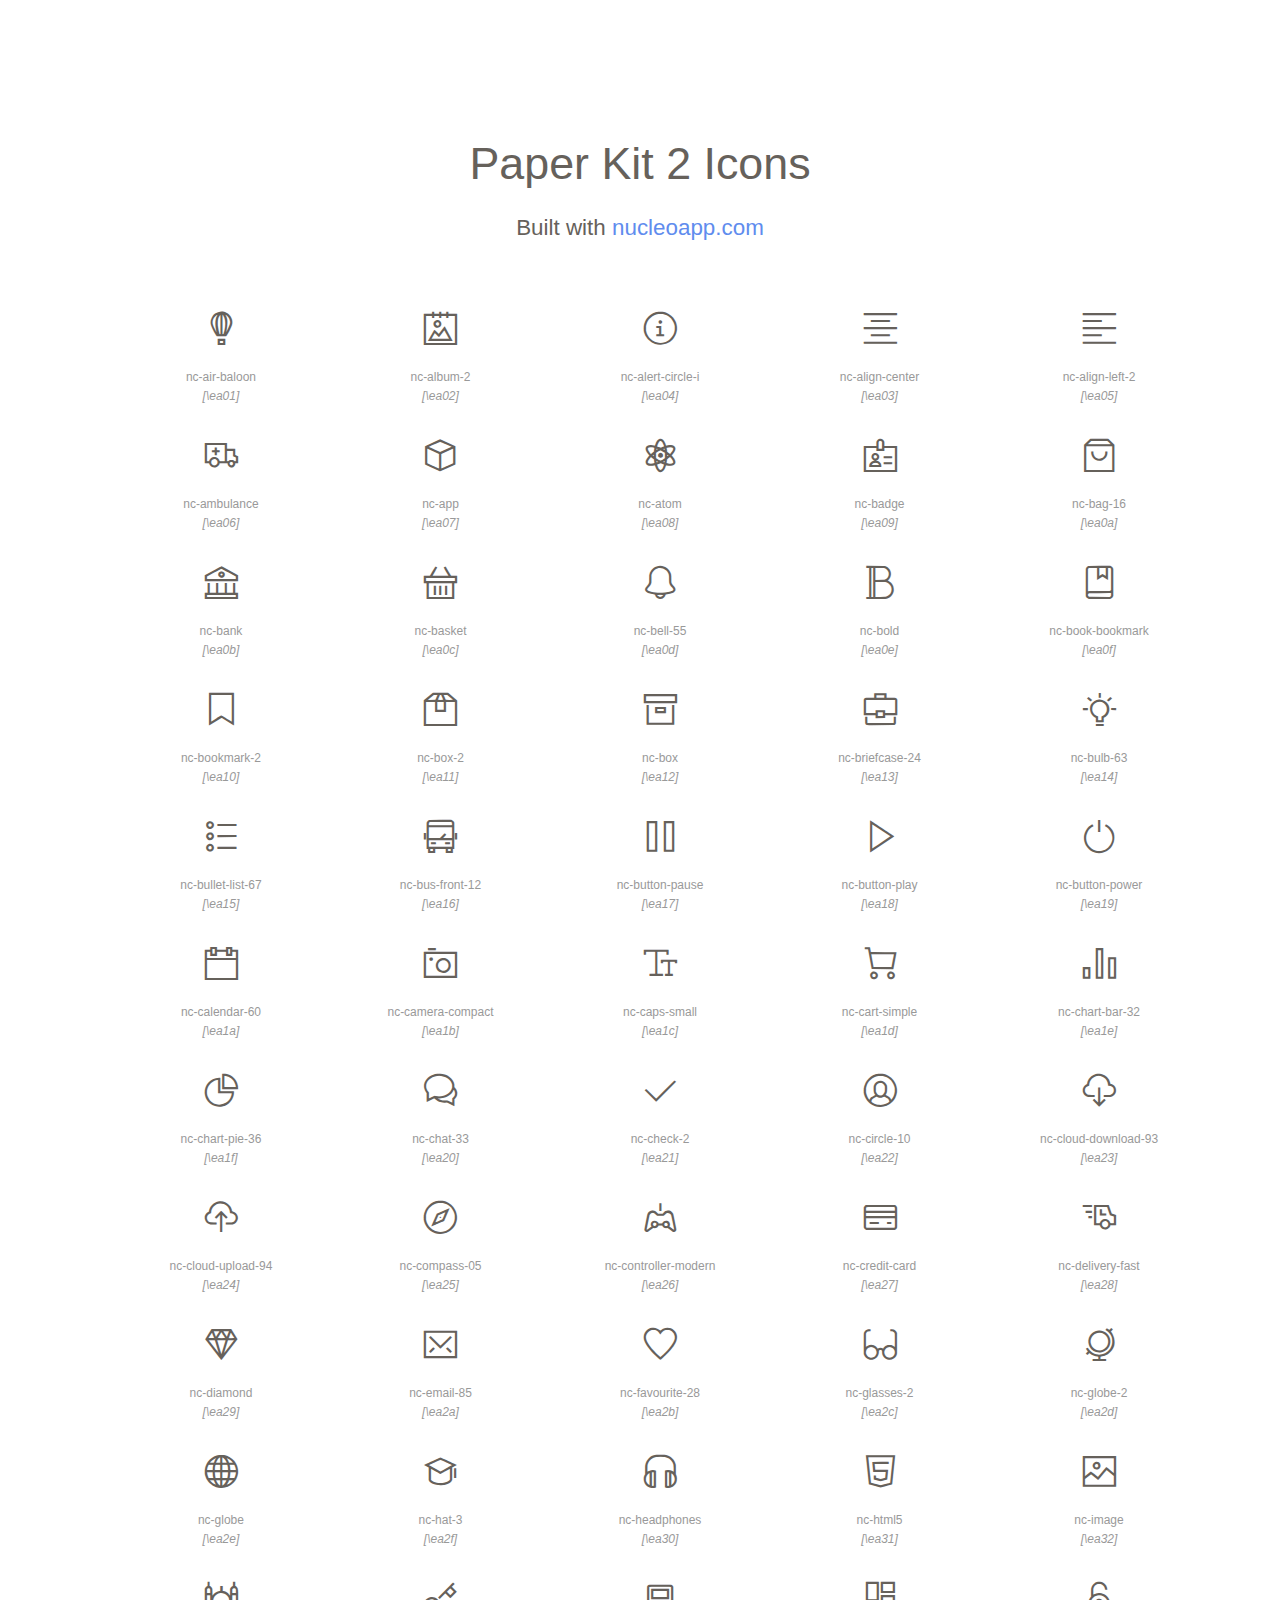
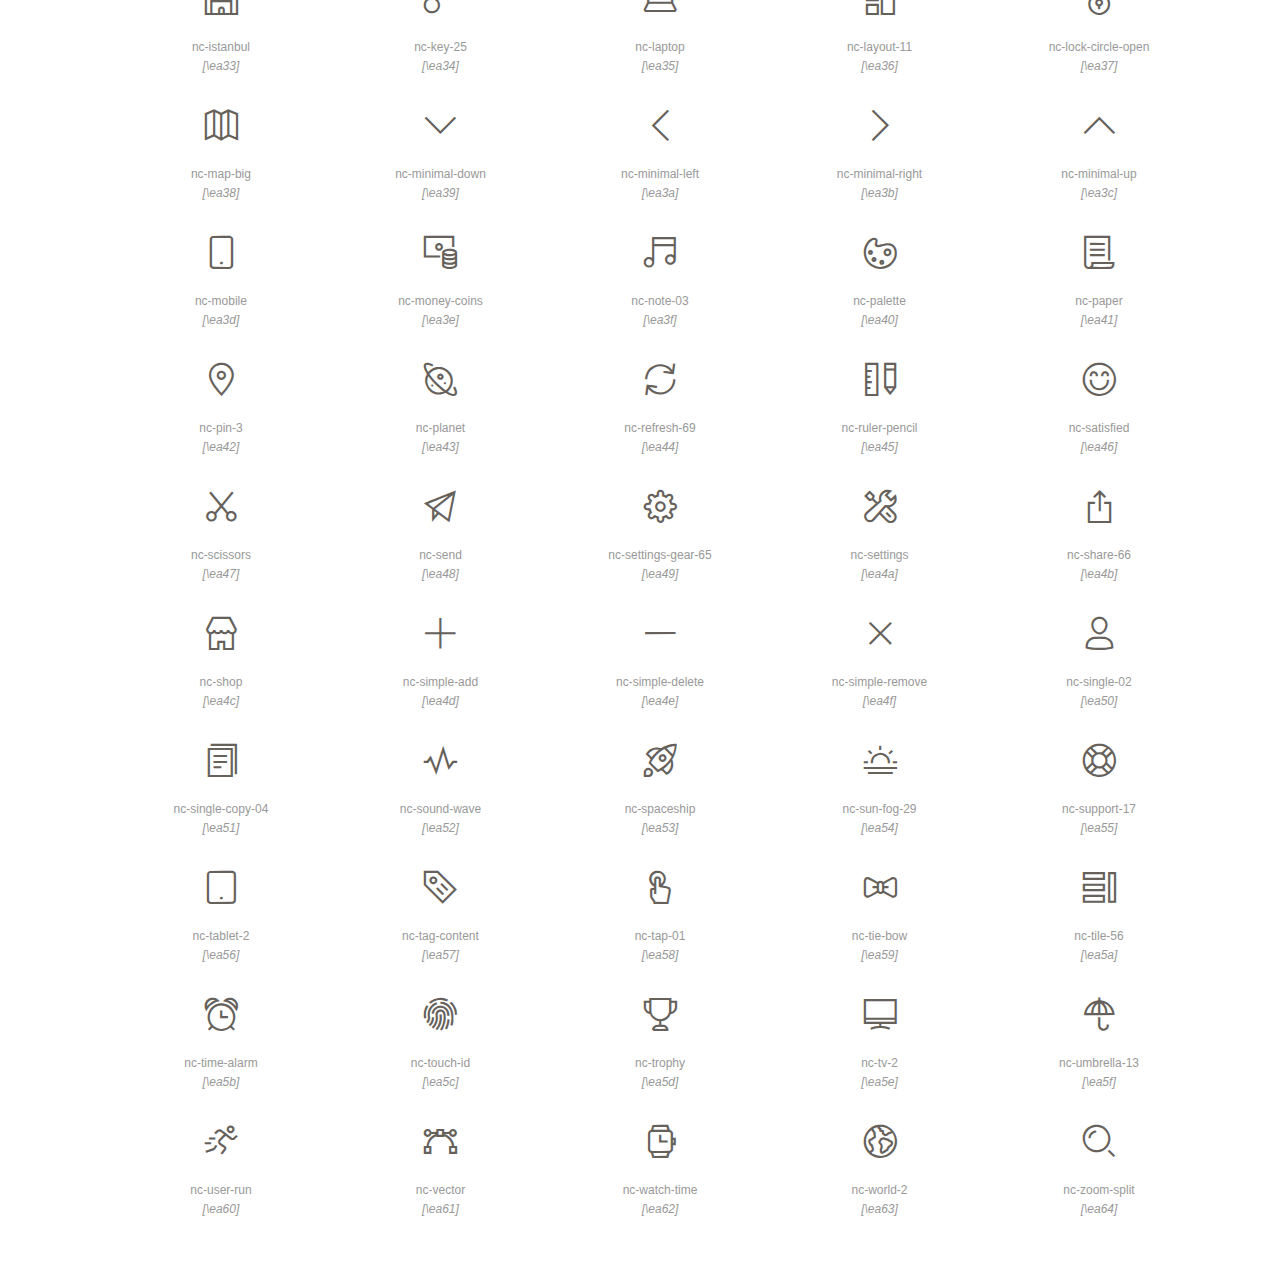
<file: nucleo-icons.html>
<!--
=========================================================
 Paper Kit 2 - v2.2.0
=========================================================

 Product Page: https://www.creative-tim.com/product/paper-kit-2
 Copyright 2019 Creative Tim (https://www.creative-tim.com)
 Licensed under MIT (https://github.com/creativetimofficial/paper-kit-2/blob/master/LICENSE.md)

 Coded by Creative Tim

=========================================================

The above copyright notice and this permission notice shall be included in all copies or substantial portions of the Software. -->



<!DOCTYPE html>
<html lang="en">

<head>
  <meta charset="UTF-8">
  <meta name="viewport" content="width=device-width, initial-scale=1">
  <link rel="stylesheet" href="assets/css/paper-kit.css">
  <link rel="stylesheet" href="assets/demo/demo.css">
  <link rel="shortcut icon" href="assets/img/favicon.png">
  <title>Nucleo Outline Web Font</title>
  <script src="https://code.jquery.com/jquery-3.2.1.min.js" integrity="sha256-hwg4gsxgFZhOsEEamdOYGBf13FyQuiTwlAQgxVSNgt4=" crossorigin="anonymous"></script>
</head>

<body class="demo-icons">
  <header>
    <h1>Paper Kit 2 Icons</h1>
    <p>Built with
      <a href="https://nucleoapp.com/?ref=1712">nucleoapp.com</a>
    </p>
  </header>
  <div id="icons-wrapper">
    <section>
      <ul>
        <li>
          <i class="nc-icon nc-air-baloon"></i>
          <p>nc-air-baloon</p>
        </li>
        <li>
          <i class="nc-icon nc-album-2"></i>
          <p>nc-album-2</p>
        </li>
        <li>
          <i class="nc-icon nc-alert-circle-i"></i>
          <p>nc-alert-circle-i</p>
        </li>
        <li>
          <i class="nc-icon nc-align-center"></i>
          <p>nc-align-center</p>
        </li>
        <li>
          <i class="nc-icon nc-align-left-2"></i>
          <p>nc-align-left-2</p>
        </li>
        <li>
          <i class="nc-icon nc-ambulance"></i>
          <p>nc-ambulance</p>
        </li>
        <li>
          <i class="nc-icon nc-app"></i>
          <p>nc-app</p>
        </li>
        <li>
          <i class="nc-icon nc-atom"></i>
          <p>nc-atom</p>
        </li>
        <li>
          <i class="nc-icon nc-badge"></i>
          <p>nc-badge</p>
        </li>
        <li>
          <i class="nc-icon nc-bag-16"></i>
          <p>nc-bag-16</p>
        </li>
        <li>
          <i class="nc-icon nc-bank"></i>
          <p>nc-bank</p>
        </li>
        <li>
          <i class="nc-icon nc-basket"></i>
          <p>nc-basket</p>
        </li>
        <li>
          <i class="nc-icon nc-bell-55"></i>
          <p>nc-bell-55</p>
        </li>
        <li>
          <i class="nc-icon nc-bold"></i>
          <p>nc-bold</p>
        </li>
        <li>
          <i class="nc-icon nc-book-bookmark"></i>
          <p>nc-book-bookmark</p>
        </li>
        <li>
          <i class="nc-icon nc-bookmark-2"></i>
          <p>nc-bookmark-2</p>
        </li>
        <li>
          <i class="nc-icon nc-box-2"></i>
          <p>nc-box-2</p>
        </li>
        <li>
          <i class="nc-icon nc-box"></i>
          <p>nc-box</p>
        </li>
        <li>
          <i class="nc-icon nc-briefcase-24"></i>
          <p>nc-briefcase-24</p>
        </li>
        <li>
          <i class="nc-icon nc-bulb-63"></i>
          <p>nc-bulb-63</p>
        </li>
        <li>
          <i class="nc-icon nc-bullet-list-67"></i>
          <p>nc-bullet-list-67</p>
        </li>
        <li>
          <i class="nc-icon nc-bus-front-12"></i>
          <p>nc-bus-front-12</p>
        </li>
        <li>
          <i class="nc-icon nc-button-pause"></i>
          <p>nc-button-pause</p>
        </li>
        <li>
          <i class="nc-icon nc-button-play"></i>
          <p>nc-button-play</p>
        </li>
        <li>
          <i class="nc-icon nc-button-power"></i>
          <p>nc-button-power</p>
        </li>
        <li>
          <i class="nc-icon nc-calendar-60"></i>
          <p>nc-calendar-60</p>
        </li>
        <li>
          <i class="nc-icon nc-camera-compact"></i>
          <p>nc-camera-compact</p>
        </li>
        <li>
          <i class="nc-icon nc-caps-small"></i>
          <p>nc-caps-small</p>
        </li>
        <li>
          <i class="nc-icon nc-cart-simple"></i>
          <p>nc-cart-simple</p>
        </li>
        <li>
          <i class="nc-icon nc-chart-bar-32"></i>
          <p>nc-chart-bar-32</p>
        </li>
        <li>
          <i class="nc-icon nc-chart-pie-36"></i>
          <p>nc-chart-pie-36</p>
        </li>
        <li>
          <i class="nc-icon nc-chat-33"></i>
          <p>nc-chat-33</p>
        </li>
        <li>
          <i class="nc-icon nc-check-2"></i>
          <p>nc-check-2</p>
        </li>
        <li>
          <i class="nc-icon nc-circle-10"></i>
          <p>nc-circle-10</p>
        </li>
        <li>
          <i class="nc-icon nc-cloud-download-93"></i>
          <p>nc-cloud-download-93</p>
        </li>
        <li>
          <i class="nc-icon nc-cloud-upload-94"></i>
          <p>nc-cloud-upload-94</p>
        </li>
        <li>
          <i class="nc-icon nc-compass-05"></i>
          <p>nc-compass-05</p>
        </li>
        <li>
          <i class="nc-icon nc-controller-modern"></i>
          <p>nc-controller-modern</p>
        </li>
        <li>
          <i class="nc-icon nc-credit-card"></i>
          <p>nc-credit-card</p>
        </li>
        <li>
          <i class="nc-icon nc-delivery-fast"></i>
          <p>nc-delivery-fast</p>
        </li>
        <li>
          <i class="nc-icon nc-diamond"></i>
          <p>nc-diamond</p>
        </li>
        <li>
          <i class="nc-icon nc-email-85"></i>
          <p>nc-email-85</p>
        </li>
        <li>
          <i class="nc-icon nc-favourite-28"></i>
          <p>nc-favourite-28</p>
        </li>
        <li>
          <i class="nc-icon nc-glasses-2"></i>
          <p>nc-glasses-2</p>
        </li>
        <li>
          <i class="nc-icon nc-globe-2"></i>
          <p>nc-globe-2</p>
        </li>
        <li>
          <i class="nc-icon nc-globe"></i>
          <p>nc-globe</p>
        </li>
        <li>
          <i class="nc-icon nc-hat-3"></i>
          <p>nc-hat-3</p>
        </li>
        <li>
          <i class="nc-icon nc-headphones"></i>
          <p>nc-headphones</p>
        </li>
        <li>
          <i class="nc-icon nc-html5"></i>
          <p>nc-html5</p>
        </li>
        <li>
          <i class="nc-icon nc-image"></i>
          <p>nc-image</p>
        </li>
        <li>
          <i class="nc-icon nc-istanbul"></i>
          <p>nc-istanbul</p>
        </li>
        <li>
          <i class="nc-icon nc-key-25"></i>
          <p>nc-key-25</p>
        </li>
        <li>
          <i class="nc-icon nc-laptop"></i>
          <p>nc-laptop</p>
        </li>
        <li>
          <i class="nc-icon nc-layout-11"></i>
          <p>nc-layout-11</p>
        </li>
        <li>
          <i class="nc-icon nc-lock-circle-open"></i>
          <p>nc-lock-circle-open</p>
        </li>
        <li>
          <i class="nc-icon nc-map-big"></i>
          <p>nc-map-big</p>
        </li>
        <li>
          <i class="nc-icon nc-minimal-down"></i>
          <p>nc-minimal-down</p>
        </li>
        <li>
          <i class="nc-icon nc-minimal-left"></i>
          <p>nc-minimal-left</p>
        </li>
        <li>
          <i class="nc-icon nc-minimal-right"></i>
          <p>nc-minimal-right</p>
        </li>
        <li>
          <i class="nc-icon nc-minimal-up"></i>
          <p>nc-minimal-up</p>
        </li>
        <li>
          <i class="nc-icon nc-mobile"></i>
          <p>nc-mobile</p>
        </li>
        <li>
          <i class="nc-icon nc-money-coins"></i>
          <p>nc-money-coins</p>
        </li>
        <li>
          <i class="nc-icon nc-note-03"></i>
          <p>nc-note-03</p>
        </li>
        <li>
          <i class="nc-icon nc-palette"></i>
          <p>nc-palette</p>
        </li>
        <li>
          <i class="nc-icon nc-paper"></i>
          <p>nc-paper</p>
        </li>
        <li>
          <i class="nc-icon nc-pin-3"></i>
          <p>nc-pin-3</p>
        </li>
        <li>
          <i class="nc-icon nc-planet"></i>
          <p>nc-planet</p>
        </li>
        <li>
          <i class="nc-icon nc-refresh-69"></i>
          <p>nc-refresh-69</p>
        </li>
        <li>
          <i class="nc-icon nc-ruler-pencil"></i>
          <p>nc-ruler-pencil</p>
        </li>
        <li>
          <i class="nc-icon nc-satisfied"></i>
          <p>nc-satisfied</p>
        </li>
        <li>
          <i class="nc-icon nc-scissors"></i>
          <p>nc-scissors</p>
        </li>
        <li>
          <i class="nc-icon nc-send"></i>
          <p>nc-send</p>
        </li>
        <li>
          <i class="nc-icon nc-settings-gear-65"></i>
          <p>nc-settings-gear-65</p>
        </li>
        <li>
          <i class="nc-icon nc-settings"></i>
          <p>nc-settings</p>
        </li>
        <li>
          <i class="nc-icon nc-share-66"></i>
          <p>nc-share-66</p>
        </li>
        <li>
          <i class="nc-icon nc-shop"></i>
          <p>nc-shop</p>
        </li>
        <li>
          <i class="nc-icon nc-simple-add"></i>
          <p>nc-simple-add</p>
        </li>
        <li>
          <i class="nc-icon nc-simple-delete"></i>
          <p>nc-simple-delete</p>
        </li>
        <li>
          <i class="nc-icon nc-simple-remove"></i>
          <p>nc-simple-remove</p>
        </li>
        <li>
          <i class="nc-icon nc-single-02"></i>
          <p>nc-single-02</p>
        </li>
        <li>
          <i class="nc-icon nc-single-copy-04"></i>
          <p>nc-single-copy-04</p>
        </li>
        <li>
          <i class="nc-icon nc-sound-wave"></i>
          <p>nc-sound-wave</p>
        </li>
        <li>
          <i class="nc-icon nc-spaceship"></i>
          <p>nc-spaceship</p>
        </li>
        <li>
          <i class="nc-icon nc-sun-fog-29"></i>
          <p>nc-sun-fog-29</p>
        </li>
        <li>
          <i class="nc-icon nc-support-17"></i>
          <p>nc-support-17</p>
        </li>
        <li>
          <i class="nc-icon nc-tablet-2"></i>
          <p>nc-tablet-2</p>
        </li>
        <li>
          <i class="nc-icon nc-tag-content"></i>
          <p>nc-tag-content</p>
        </li>
        <li>
          <i class="nc-icon nc-tap-01"></i>
          <p>nc-tap-01</p>
        </li>
        <li>
          <i class="nc-icon nc-tie-bow"></i>
          <p>nc-tie-bow</p>
        </li>
        <li>
          <i class="nc-icon nc-tile-56"></i>
          <p>nc-tile-56</p>
        </li>
        <li>
          <i class="nc-icon nc-time-alarm"></i>
          <p>nc-time-alarm</p>
        </li>
        <li>
          <i class="nc-icon nc-touch-id"></i>
          <p>nc-touch-id</p>
        </li>
        <li>
          <i class="nc-icon nc-trophy"></i>
          <p>nc-trophy</p>
        </li>
        <li>
          <i class="nc-icon nc-tv-2"></i>
          <p>nc-tv-2</p>
        </li>
        <li>
          <i class="nc-icon nc-umbrella-13"></i>
          <p>nc-umbrella-13</p>
        </li>
        <li>
          <i class="nc-icon nc-user-run"></i>
          <p>nc-user-run</p>
        </li>
        <li>
          <i class="nc-icon nc-vector"></i>
          <p>nc-vector</p>
        </li>
        <li>
          <i class="nc-icon nc-watch-time"></i>
          <p>nc-watch-time</p>
        </li>
        <li>
          <i class="nc-icon nc-world-2"></i>
          <p>nc-world-2</p>
        </li>
        <li>
          <i class="nc-icon nc-zoom-split"></i>
          <p>nc-zoom-split</p>
        </li>
        <!-- list of icons here with the proper class-->
      </ul>
    </section>
  </div>
  <script>
    function SelectText(element) {
      var doc = document,
        text = element,
        range, selection;
      if (doc.body.createTextRange) {
        range = document.body.createTextRange();
        range.moveToElementText(text);
        range.select();
      } else if (window.getSelection) {
        selection = window.getSelection();
        range = document.createRange();
        range.selectNodeContents(text);
        selection.removeAllRanges();
        selection.addRange(range);
      }
    }
    window.onload = function() {
      var iconsWrapper = document.getElementById('icons-wrapper'),
        listItems = iconsWrapper.getElementsByTagName('li');
      for (var i = 0; i < listItems.length; i++) {
        listItems[i].onclick = function fun(event) {
          var selectedTagName = event.target.tagName.toLowerCase();
          if (selectedTagName == 'p' || selectedTagName == 'em') {
            SelectText(event.target);
          } else if (selectedTagName == 'input') {
            event.target.setSelectionRange(0, event.target.value.length);
          }
        }

        var beforeContentChar = window.getComputedStyle(listItems[i].getElementsByTagName('i')[0], '::before').getPropertyValue('content').replace(/'/g, "").replace(/"/g, ""),
          beforeContent = beforeContentChar.charCodeAt(0).toString(16);
        var beforeContentElement = document.createElement("em");
        beforeContentElement.textContent = "\\" + beforeContent;
        listItems[i].appendChild(beforeContentElement);

        //create input element to copy/paste chart
        var charCharac = document.createElement('input');
        charCharac.setAttribute('type', 'text');
        charCharac.setAttribute('maxlength', '1');
        charCharac.setAttribute('readonly', 'true');
        charCharac.setAttribute('value', beforeContentChar);
        listItems[i].appendChild(charCharac);
      }
    }
  </script>
</body>

</html>
</file>
<file: assets/demo/demo.css>
.tim-row {
  margin-bottom: 20px;
}

.tim-white-buttons {
  background-color: #777777;
}

.typography-line {
  padding-left: 25%;
  margin-bottom: 35px;
  position: relative;
  display: block;
  width: 100%;
}

.typography-line span {
  bottom: 10px;
  color: #c0c1c2;
  display: block;
  font-weight: 400;
  font-size: 13px;
  line-height: 13px;
  left: 0;
  margin-left: 20px;
  position: absolute;
  width: 260px;
  text-transform: none;
}

.tim-row {
  padding-top: 60px;
}

.tim-row h3 {
  margin-top: 0;
}

.switch {
  margin-right: 20px;
}

#navbar-full .navbar {
  border-radius: 0 !important;
  margin-bottom: 15px;
  z-index: 2;
}

#menu-dropdown .navbar {
  border-radius: 3px;
}

#pagination-row .pagination-container {
  height: 100%;
  max-height: 100%;
  display: flex;
  align-items: center;
}

/* Nucelo Icons */

#icons-row i.nc-icons {
  font-size: 30px;
}

.demo-iconshtml {
  font-size: 62.5%;
}

.demo-icons body {
  font-size: 1.6rem;
  font-family: sans-serif;
  color: #333333;
  background: white;
}

.demo-icons a {
  color: #608CEE;
  text-decoration: none;
}

.demo-icons header {
  text-align: center;
  padding: 100px 0 0;
}

.demo-icons header h1 {
  font-size: 2.8rem;
}

.demo-icons header p {
  font-size: 1.4rem;
  margin-top: 1em;
}

.demo-icons header a:hover {
  text-decoration: underline;
}

.demo-icons .nc-icon {
  font-size: 34px;
}

.demo-icons section {
  width: 90%;
  max-width: 1200px;
  margin: 50px auto;
}

.demo-icons section h2 {
  border-bottom: 1px solid #e2e2e2;
  padding: 0 0 1em .2em;
  margin-bottom: 1em;
}

.demo-icons ul::after {
  clear: both;
  content: "";
  display: table;
}

.demo-icons ul li {
  width: 20%;
  float: left;
  padding: 16px 0;
  text-align: center;
  border-radius: .25em;
  -webkit-transition: background 0.2s;
  -moz-transition: background 0.2s;
  transition: background 0.2s;
  -webkit-user-select: none;
  -moz-user-select: none;
  -ms-user-select: none;
  user-select: none;
  overflow: hidden;
}

.demo-icons ul li:hover {
  background: #f4f4f4;
}

.demo-icons ul p,
.demo-icons ul em,
.demo-icons ul input {
  display: inline-block;
  font-size: 1rem;
  color: #999999;
  -webkit-user-select: auto;
  -moz-user-select: auto;
  -ms-user-select: auto;
  user-select: auto;
  white-space: nowrap;
  width: 100%;
  overflow: hidden;
  text-overflow: ellipsis;
  cursor: pointer;
}

.demo-icons ul p {
  padding: 20px 0 0;
  font-size: 12px;
  margin: 0;
}

.demo-icons ul p::selection,
.demo-icons ul em::selection {
  background: #608CEE;
  color: #efefef;
}

.demo-icons ul em {
  font-size: 12px;
}

.demo-icons ul em::before {
  content: '[';
}

.demo-icons ul em::after {
  content: ']';
}

.demo-icons ul input {
  text-align: center;
  background: transparent;
  border: none;
  box-shadow: none;
  outline: none;
  display: none;
}

.space {
  height: 130px;
  display: block;
}

.space-110 {
  height: 110px;
  display: block;
}

.space-50 {
  height: 50px;
  display: block;
}

.space-70 {
  height: 70px;
  display: block;
}

.navigation-example {
  background-attachment: scroll;
}

.navigation-example {
  background-position: center center;
  background-size: cover;
  margin-top: 0;
  height: 100%;
}

#notifications {
  background-color: #FFFFFF;
  display: block;
  width: 100%;
  position: relative;
}

.tim-note {
  text-transform: capitalize;
}

.download-area {
  margin-top: 30px;
}

.sharing-area {
  margin-top: 50px;
}

.sharing-area .btn {
  margin-top: 14px;
}

.upgrade-pro .btn {
  margin-top: 30px;
}

#buttons .btn,
#javascriptComponents .btn {
  margin: 0 0px 10px;
}

.space-100 {
  height: 100px;
  display: block;
  width: 100%;
}

.be-social {
  padding-bottom: 20px;
  /*     border-bottom: 1px solid #aaa; */
  margin: 0 auto 40px;
}

.txt-white {
  color: #FFFFFF;
}

.txt-gray {
  color: #ddd !important;
}

.parallax {
  width: 100%;
  height: 570px;
  display: block;
  background-attachment: fixed;
  background-repeat: no-repeat;
  background-size: cover;
  background-position: center center;
}

.profile-content {
  padding-top: 0;
  position: relative;
  z-index: 2;
}

.logo-container .logo {
  overflow: hidden;
  border-radius: 50%;
  border: 1px solid #333333;
  width: 50px;
  float: left;
}

.logo-container .brand {
  font-size: 16px;
  color: #FFFFFF;
  line-height: 18px;
  float: left;
  margin-left: 10px;
  margin-top: 7px;
  width: 70px;
  height: 40px;
  text-align: left;
}

.logo-container .brand-material {
  font-size: 18px;
  margin-top: 15px;
  height: 25px;
  width: auto;
}

.logo-container .logo img {
  width: 100%;
}

.navbar-small .logo-container .brand {
  color: #333333;
}

.fixed-section {
  top: 90px;
  max-height: 80vh;
  overflow: scroll;
  position: sticky;
}

.fixed-section ul {
  padding: 0;
}

.fixed-section ul li {
  list-style: none;
}

.fixed-section li a {
  font-size: 14px;
  padding: 2px;
  display: block;
  color: #666666;
}

.fixed-section li a.active {
  color: #00bbff;
}

.fixed-section.float {
  position: fixed;
  top: 100px;
  width: 200px;
  margin-top: 0;
}

.parallax .parallax-image {
  width: 100%;
  overflow: hidden;
  position: absolute;
}

.parallax .parallax-image img {
  width: 100%;
}

@media (max-width: 768px) {
  .parallax .parallax-image {
    width: 100%;
    height: 640px;
    overflow: hidden;
  }
  .parallax .parallax-image img {
    height: 100%;
    width: auto;
  }
}

/*.separator{
    content: "Separator";
    color: #FFFFFF;
    display: block;
    width: 100%;
    padding: 20px;
}
.separator-line{
    background-color: #EEE;
    height: 1px;
    width: 100%;
    display: block;
}
.separator.separator-gray{
    background-color: #EEEEEE;
}*/

.social-buttons-demo .btn {
  margin-right: 5px;
  margin-bottom: 7px;
}

.img-container {
  width: 100%;
  overflow: hidden;
}

.img-container img {
  width: 100%;
}

.lightbox img {
  width: 100%;
}

.lightbox .modal-content {
  overflow: hidden;
}

.lightbox .modal-body {
  padding: 0;
}

@media screen and (min-width: 991px) {
  .lightbox .modal-dialog {
    width: 960px;
  }
}

@media (max-width: 991px) {
  .fixed-section.affix {
    position: relative;
    margin-bottom: 100px;
  }
}

@media (max-width: 768px) {
  .btn,
  .btn-morphing {
    margin-bottom: 10px;
  }
  .parallax .motto {
    top: 170px;
    margin-top: 0;
    font-size: 60px;
    width: 270px;
  }
}

/*       Loading dots  */

/*      transitions */

.presentation .front,
.presentation .front:after,
.presentation .front .btn,
.logo-container .logo,
.logo-container .brand {
  -webkit-transition: all .2s;
  -moz-transition: all .2s;
  -o-transition: all .2s;
  transition: all .2s;
}

#images h4 {
  margin-bottom: 30px;
}

#javascriptComponents {
  padding-bottom: 0;
}

/*      layer animation          */

.layers-container {
  display: block;
  margin-top: 50px;
  position: relative;
}

.layers-container img {
  position: absolute;
  width: 100%;
  height: auto;
  top: 0;
  left: 0;
  text-align: center;
}

.animate {
  transition: 1.5s ease-in-out;
  -moz-transition: 1.5s ease-in-out;
  -webkit-transition: 1.5s ease-in-out;
}

.navbar-default.navbar-small .logo-container .brand {
  color: #333333;
}

.navbar-transparent.navbar-small .logo-container .brand {
  color: #FFFFFF;
}

.navbar-default.navbar-small .logo-container .brand {
  color: #333333;
}

.sharing-area {
  margin-top: 80px;
}

.sharing-area .btn {
  margin: 15px 4px 0;
}

.section-thin,
.section-notifications {
  padding: 0;
}

.section-navbars {
  padding-top: 0;
}

.section-tabs {
  background: #EEEEEE;
}

.section-pagination {
  padding-bottom: 0;
}

.section-download {
  padding-top: 130px;
}

.section-download .description {
  margin-bottom: 60px;
}

.section-download h4 {
  margin-bottom: 25px;
}

.section-examples a {
  text-decoration: none;
}

.section-examples a+a {
  margin-top: 30px;
}

.section-examples h5 {
  margin-top: 30px;
}

.components-page .wrapper>.header,
.tutorial-page .wrapper>.header {
  height: 500px;
  padding-top: 128px;
  background-size: cover;
  background-position: center center;
}

.components-page .title,
.tutorial-page .title {
  color: #FFFFFF;
}

.brand .h1-seo {
  font-size: 2.8em;
  text-transform: uppercase;
  font-weight: 300;
}

.brand .n-logo {
  max-width: 100px;
  margin-bottom: 40px;
}

.invision-logo {
  max-width: 70px;
  top: -2px;
  position: relative;
}

.creative-tim-logo {
  max-width: 140px;
  top: -2px;
  position: relative;
}

.section-javascript .title {
  margin-bottom: 0;
}

.navbar .switch-background {
  display: block;
}

.navbar-transparent .switch-background {
  display: none;
}

.section-signup .col .btn {
  margin-top: 30px;
}

#buttons-row .btn {
  margin-bottom: 10px;
}

.section-basic {
  padding-top: 0;
}

.section-images {
  padding-bottom: 0;
}

@media screen and (max-width: 991px) {
  .section-navbars .navbar-collapse {
    display: none !important;
  }
}
</file>
